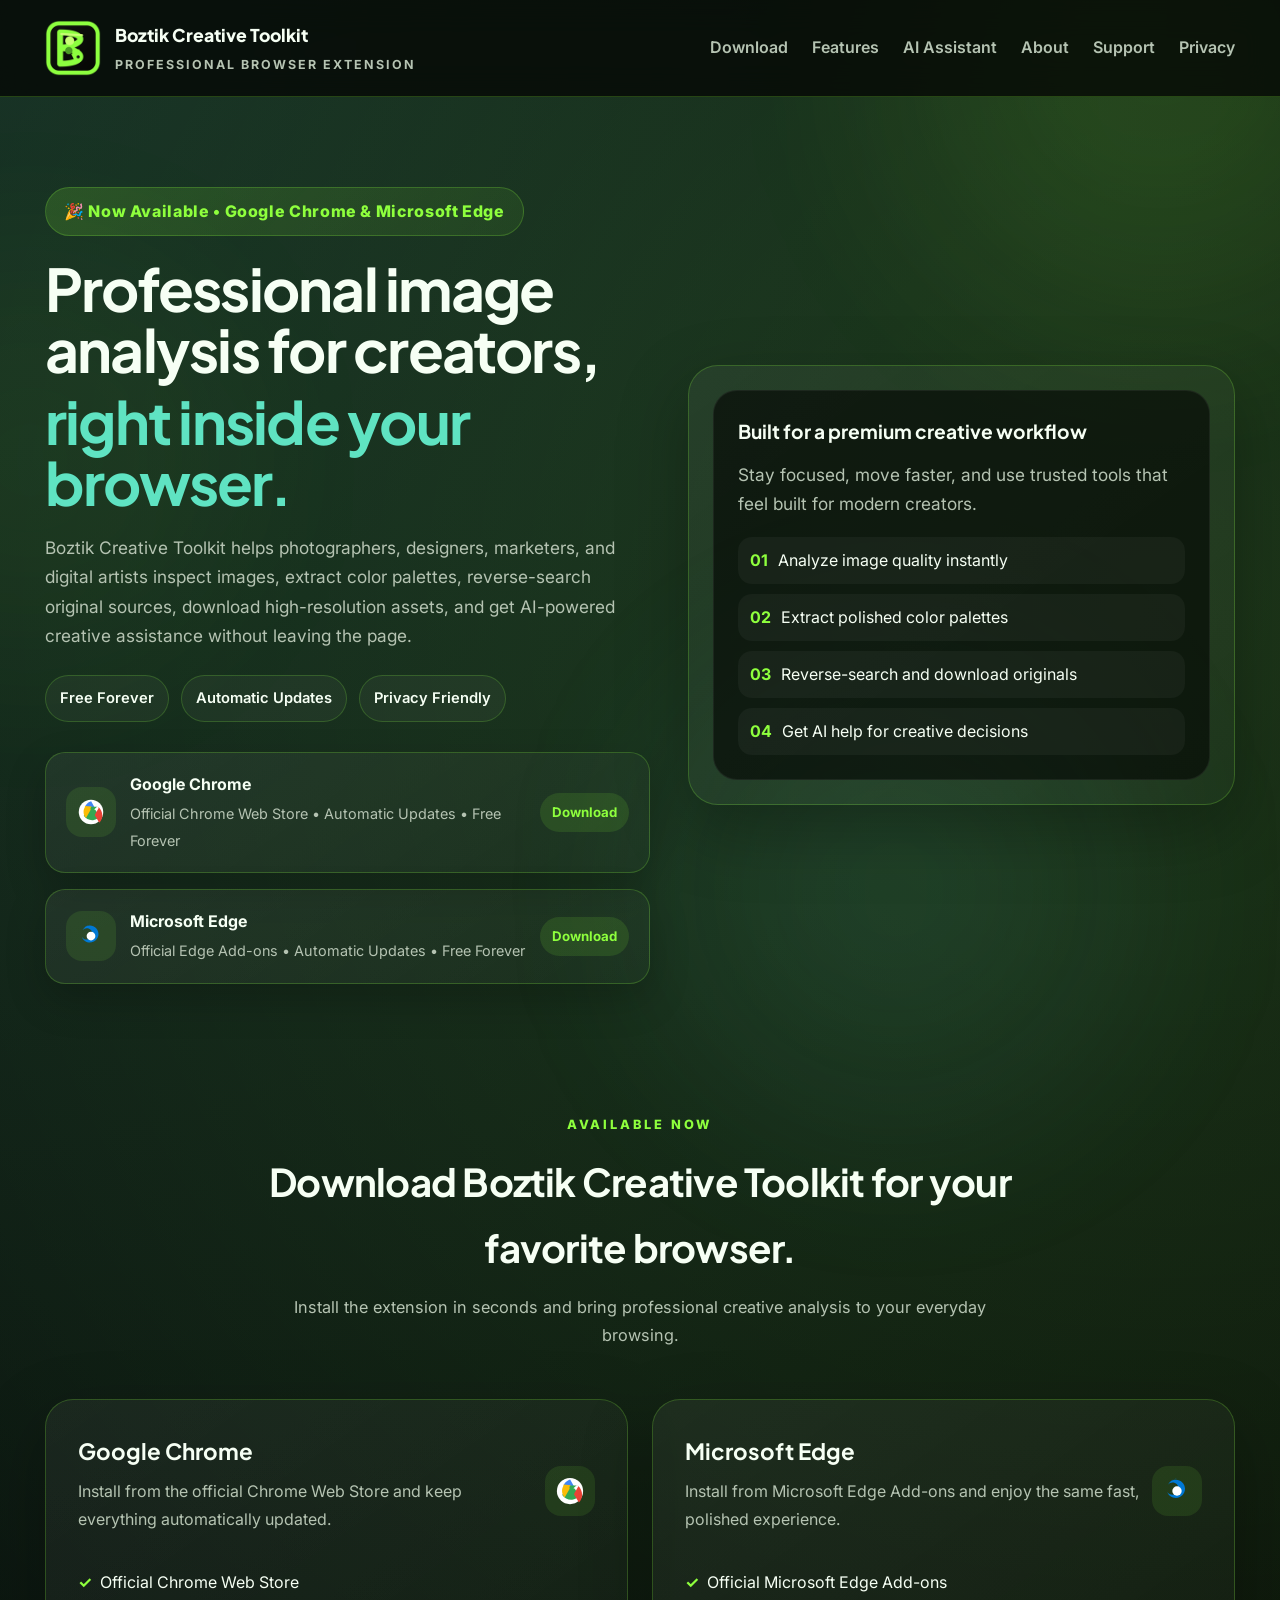
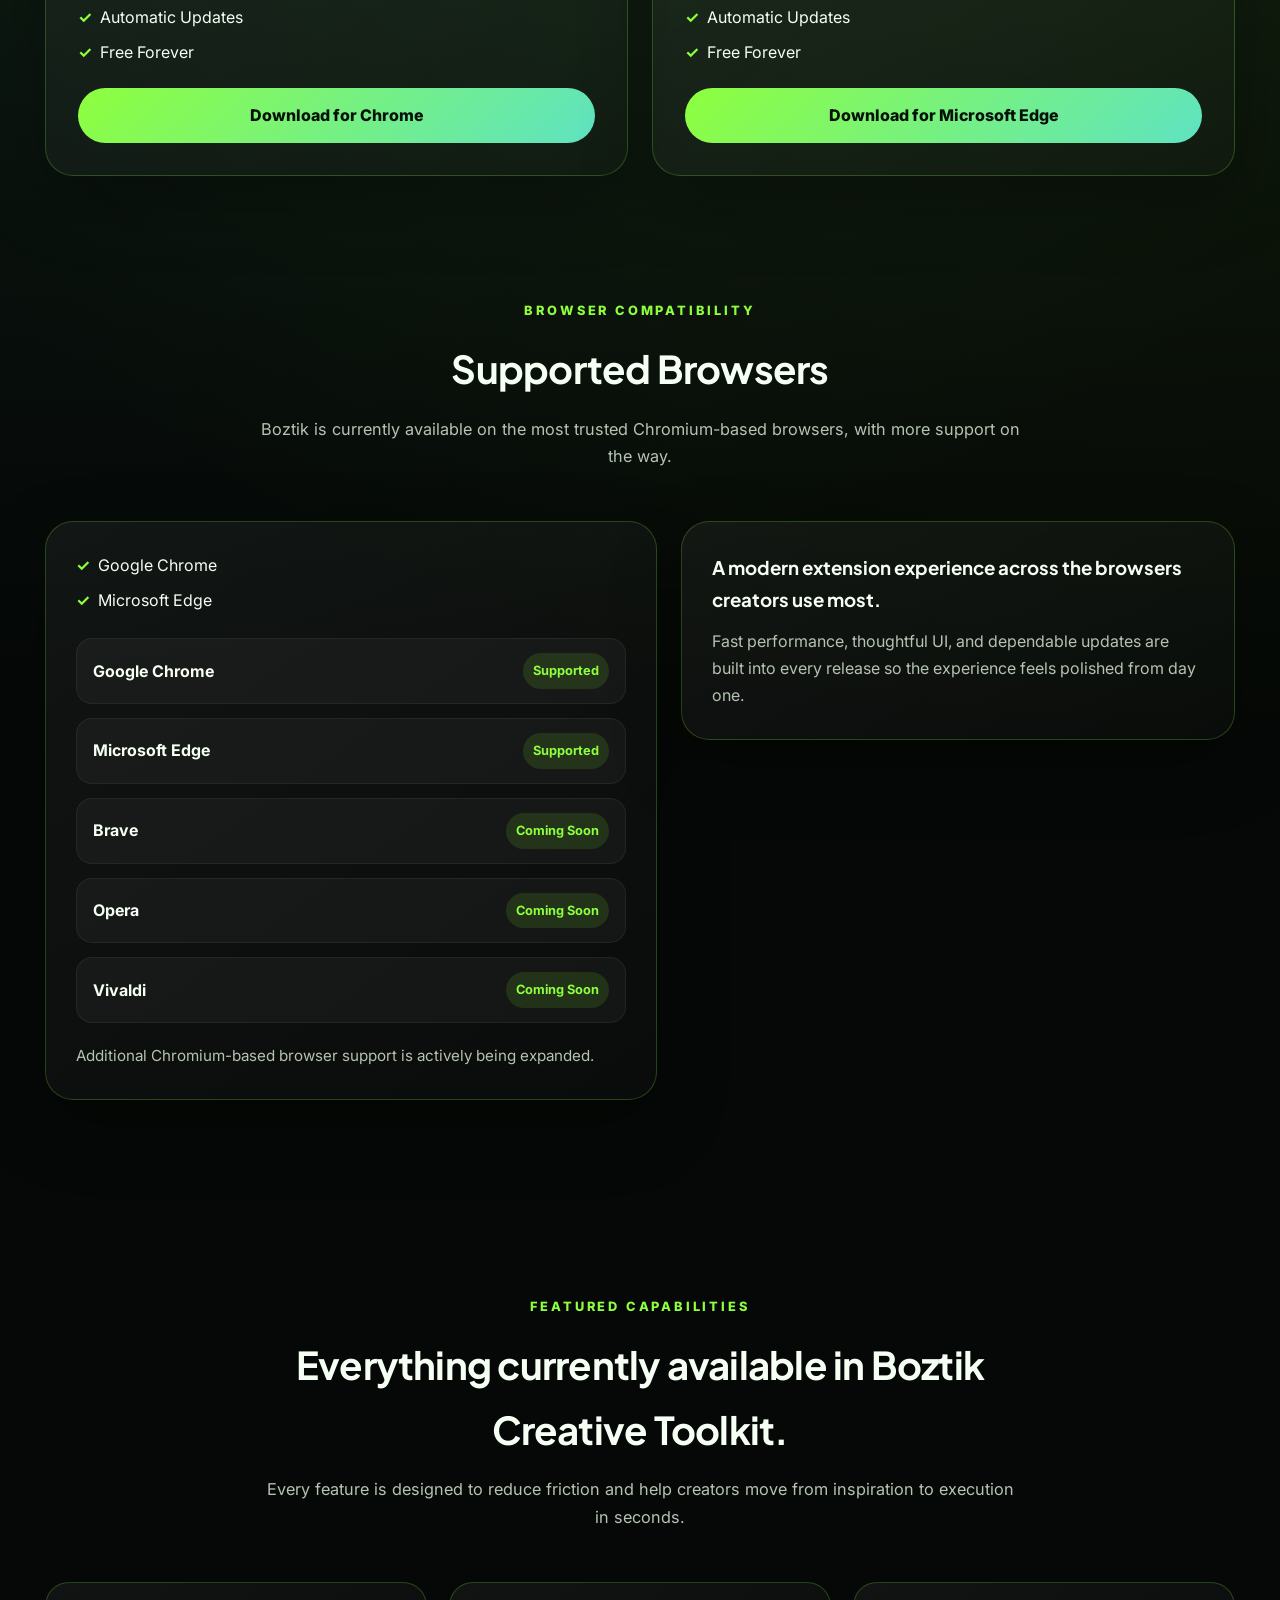
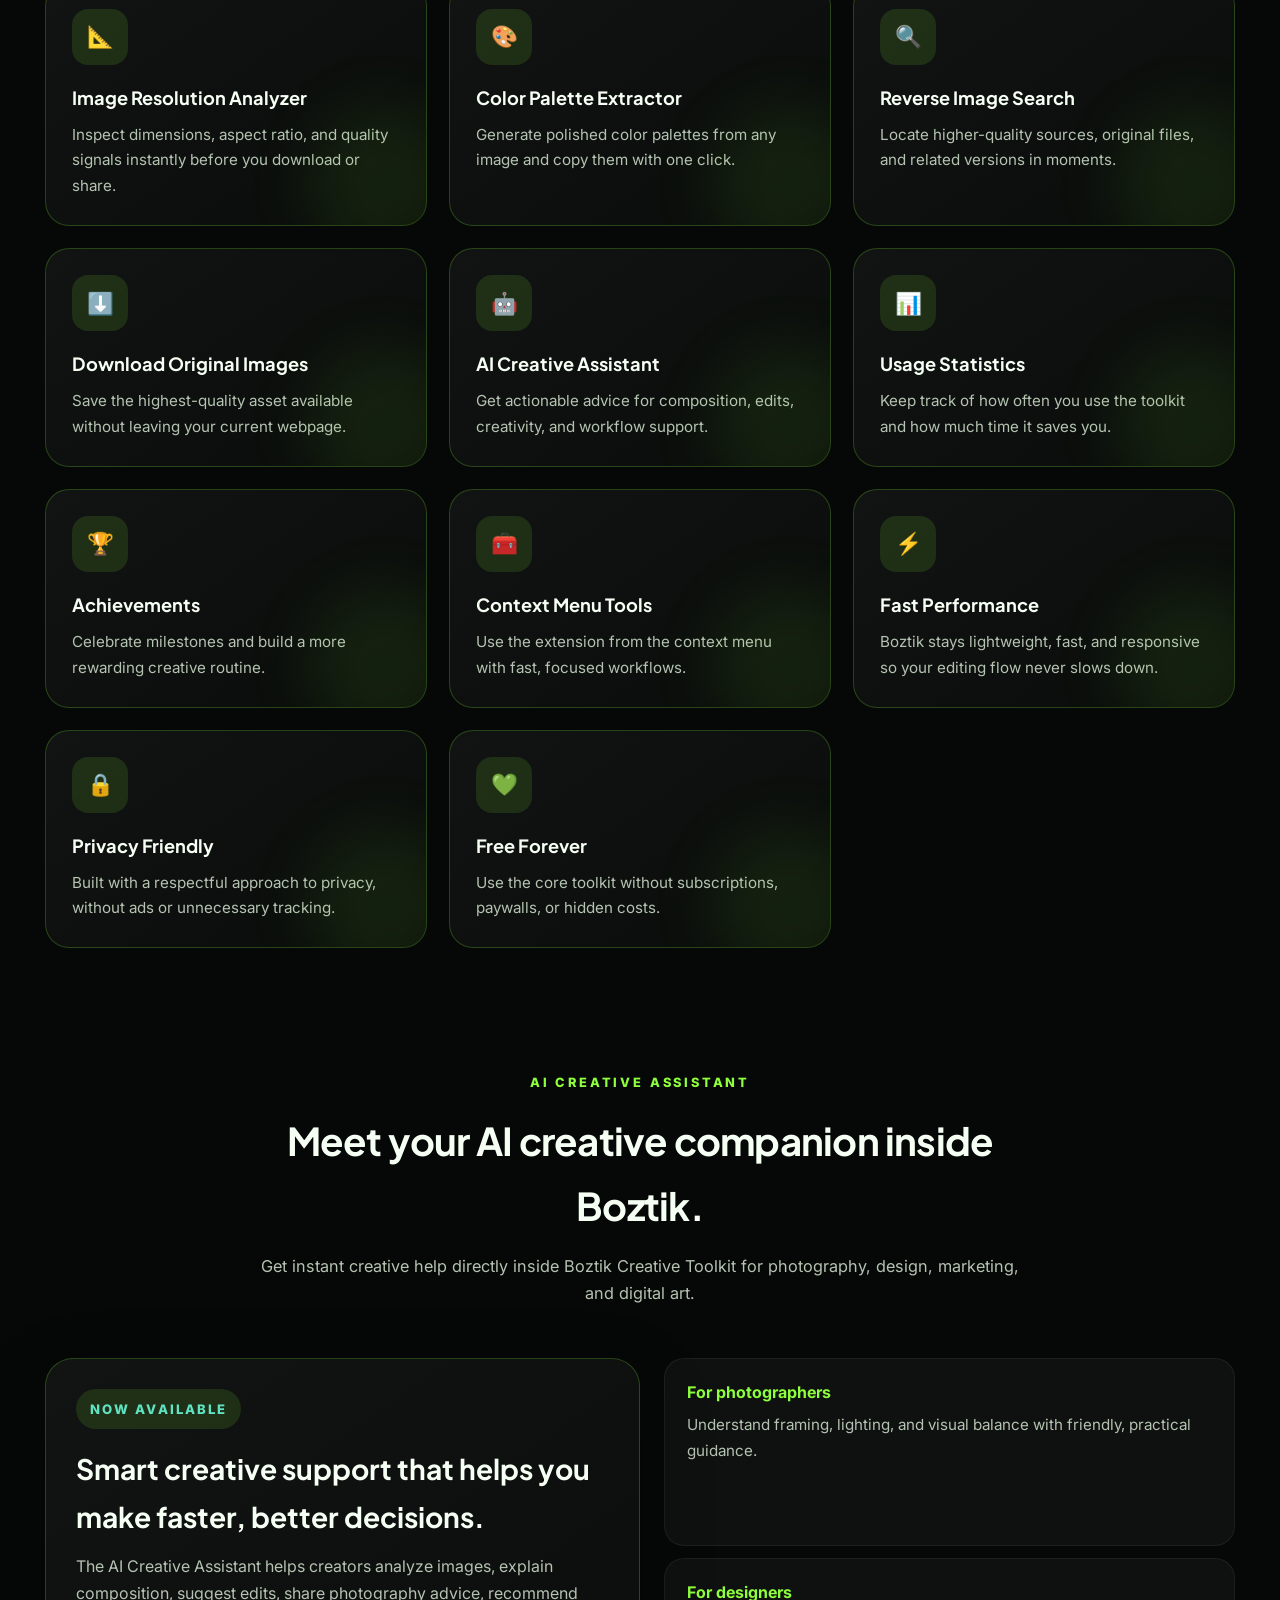
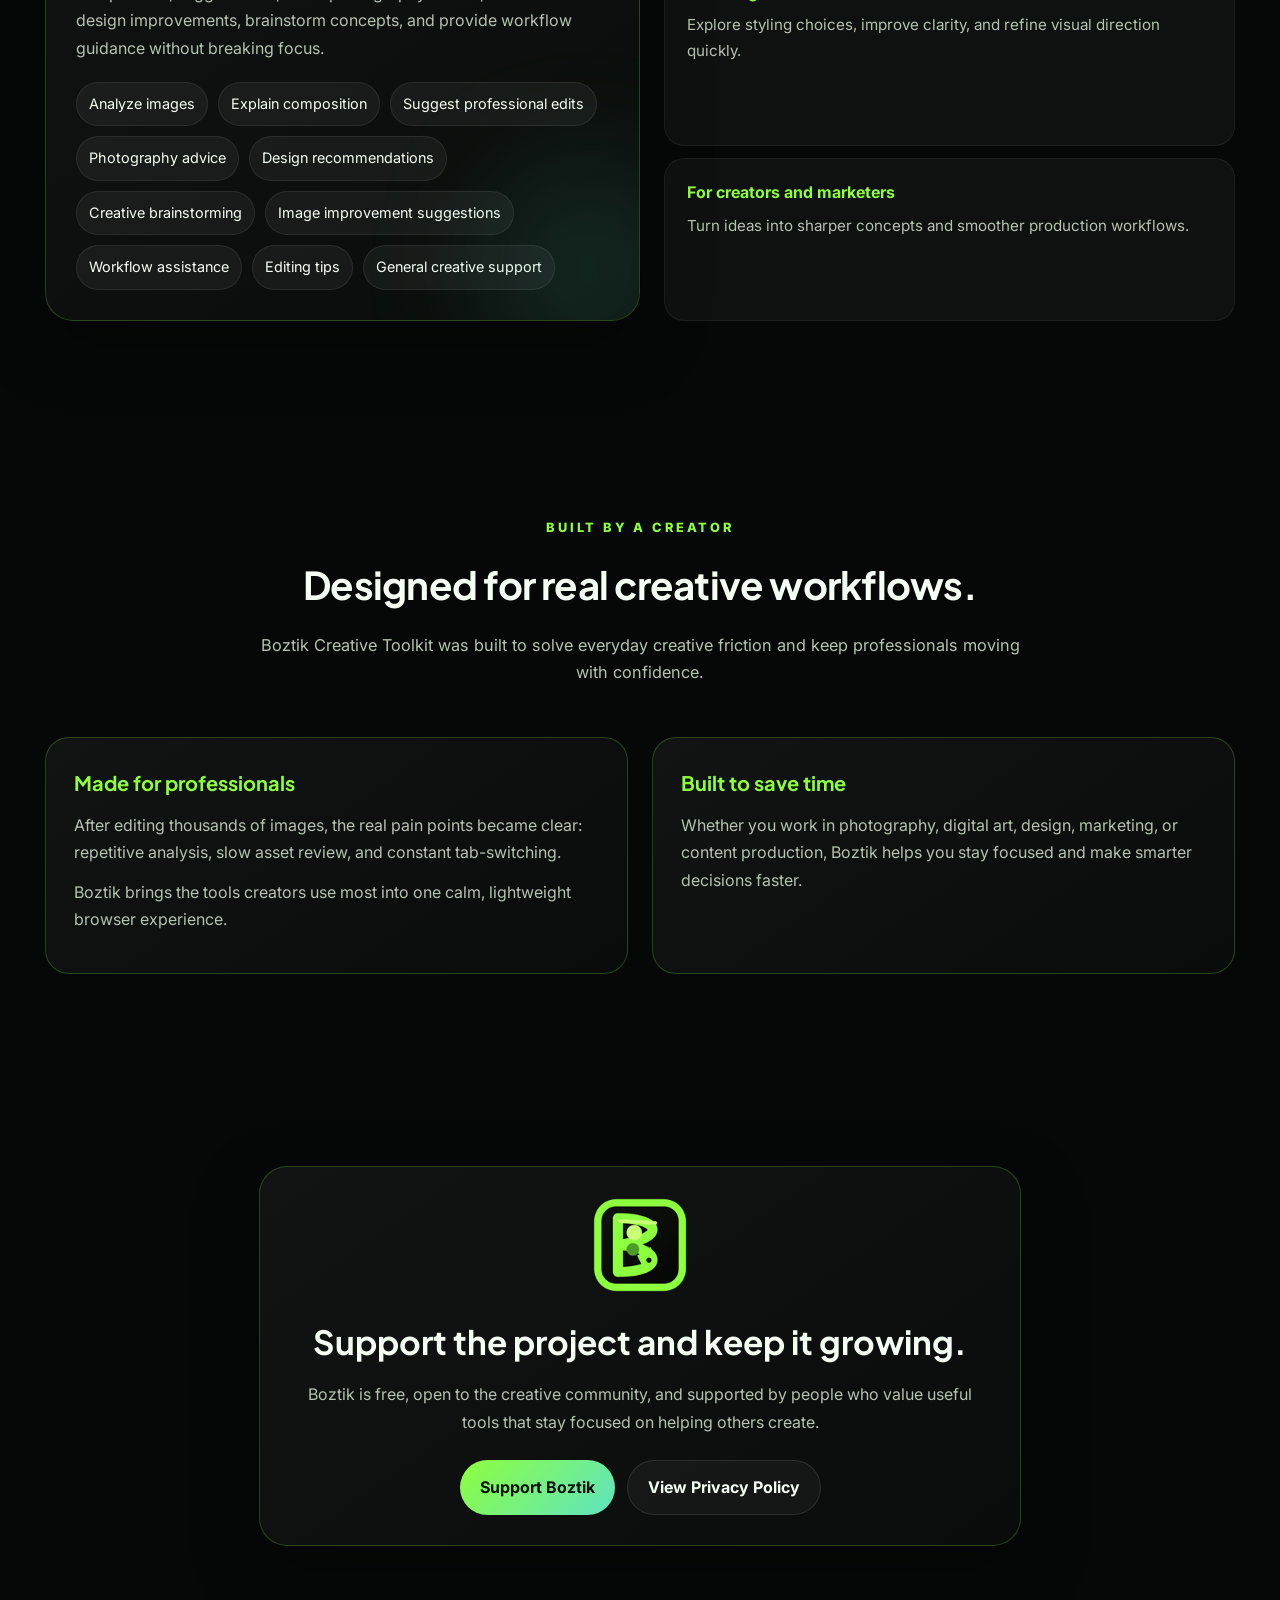
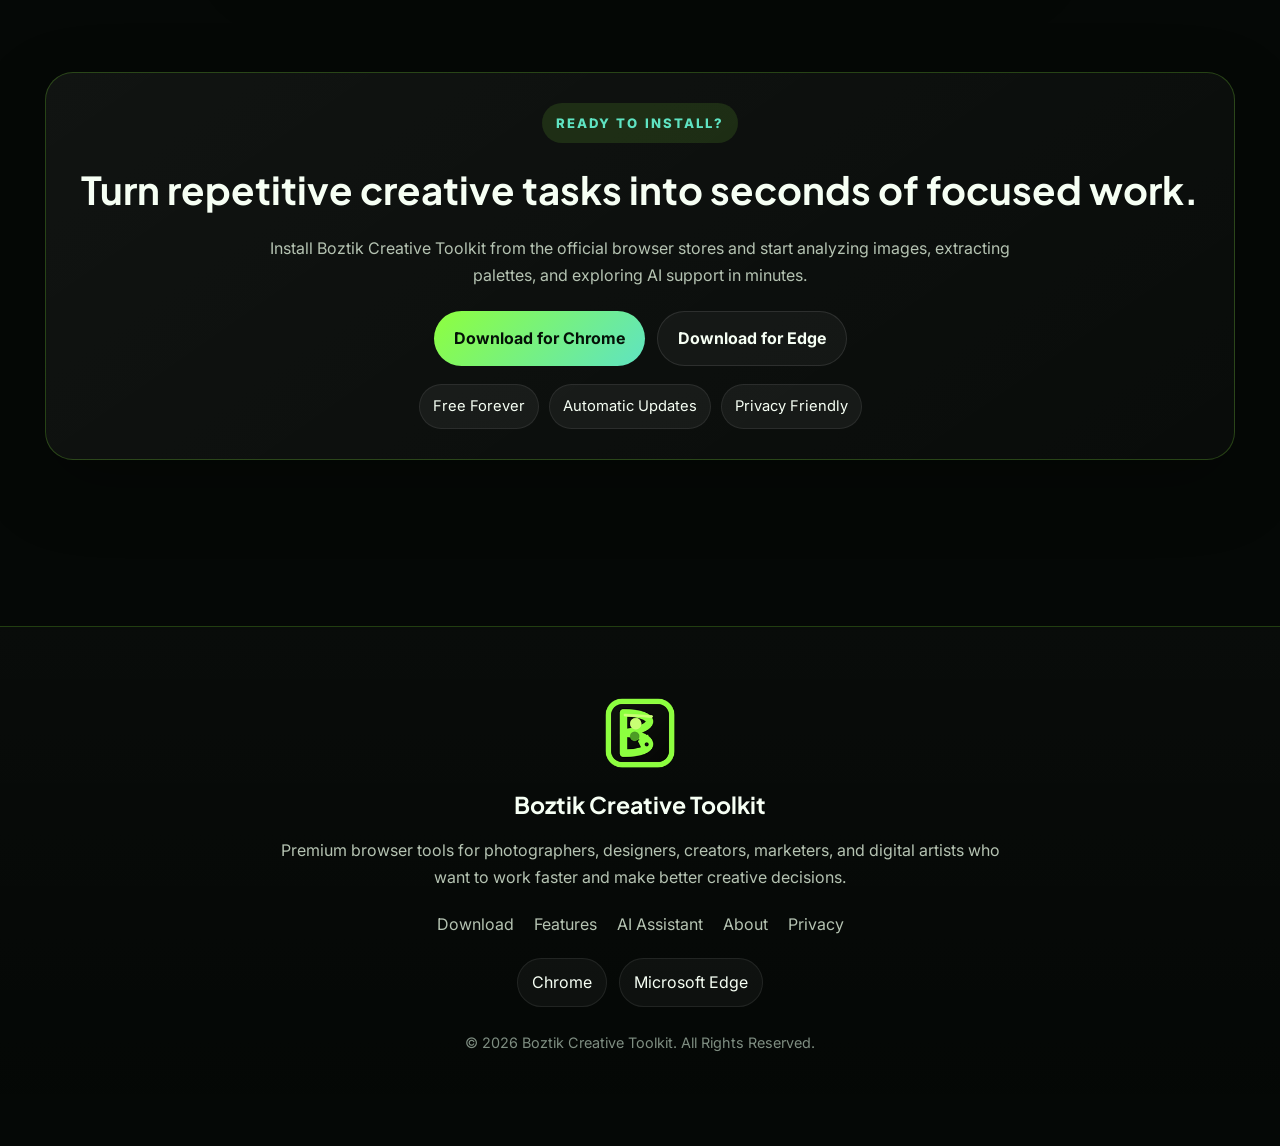
<file: index.html>
<!DOCTYPE html>
<html lang="en">
<head>
  <meta charset="UTF-8">
  <meta name="viewport" content="width=device-width, initial-scale=1.0">
  <title>Boztik Creative Toolkit | AI-Powered Image Analysis Extension for Chrome & Microsoft Edge</title>
  <meta name="description" content="Boztik Creative Toolkit is a free browser extension that helps photographers, designers, and creators analyze images, extract color palettes, reverse search, download original images, and get AI-powered creative assistance. Available now for Google Chrome and Microsoft Edge.">
  <meta name="keywords" content="browser extension, image analysis, color palette, reverse image search, ai creative assistant, chrome extension, edge extension">
  <meta name="author" content="Boztik">
  <meta name="theme-color" content="#8eff3d">
  <meta property="og:title" content="Boztik Creative Toolkit | AI-Powered Image Analysis Extension for Chrome & Microsoft Edge">
  <meta property="og:description" content="A polished, premium browser toolkit for photographers, designers, and creators with AI support, image analysis, color extraction, reverse search, and original downloads.">
  <meta property="og:type" content="website">
  <meta property="og:image" content="images/extension-preview.png">
  <meta property="og:url" content="https://boztik.dev/">
  <meta name="twitter:card" content="summary_large_image">
  <meta name="twitter:title" content="Boztik Creative Toolkit">
  <meta name="twitter:description" content="Free browser extension for image analysis, AI creative assistance, and creative workflow tools.">
  <meta name="twitter:image" content="images/extension-preview.png">
  <link rel="icon" type="image/png" href="images/logo.png">
  <link rel="preconnect" href="https://fonts.googleapis.com">
  <link rel="preconnect" href="https://fonts.gstatic.com" crossorigin>
  <link href="https://fonts.googleapis.com/css2?family=Inter:wght@400;500;600;700;800&family=Plus+Jakarta+Sans:wght@600;700;800&display=swap" rel="stylesheet">
  <link rel="stylesheet" href="styles-premium.css">
  <script type="application/ld+json">
  {
    "@context": "https://schema.org",
    "@type": "SoftwareApplication",
    "name": "Boztik Creative Toolkit",
    "applicationCategory": "MultimediaApplication",
    "operatingSystem": ["Chrome", "Microsoft Edge"],
    "offers": {
      "@type": "Offer",
      "price": "0",
      "priceCurrency": "USD"
    },
    "description": "Free browser extension for image analysis, color palette extraction, reverse image search, downloading original images, and AI-powered creative support.",
    "featureList": [
      "Image Resolution Analyzer",
      "Color Palette Extractor",
      "Reverse Image Search",
      "Download Original Images",
      "AI Creative Assistant",
      "Usage Statistics",
      "Achievements",
      "Context Menu Tools"
    ],
    "url": "https://chromewebstore.google.com/detail/boztik-creative-toolkit/maaebbajegilfcpmljlpcclebdpngign"
  }
  </script>
</head>
<body>
  <div class="background-glow">
    <div class="glow1"></div>
    <div class="glow2"></div>
    <div class="glow3"></div>
  </div>

  <header>
    <nav class="navbar">
      <a href="index.html" class="logo-area">
        <img src="images/logo.png" alt="Boztik Creative Toolkit logo">
        <div>
          <span class="logo-title">Boztik Creative Toolkit</span>
          <span class="logo-subtitle">Professional Browser Extension</span>
        </div>
      </a>
      <div class="nav-links">
        <a href="#downloads">Download</a>
        <a href="#features">Features</a>
        <a href="#assistant">AI Assistant</a>
        <a href="#about">About</a>
        <a href="#support">Support</a>
        <a href="privacy.html">Privacy</a>
      </div>
    </nav>
  </header>

  <section class="hero reveal">
    <div class="hero-content">
      <div class="hero-badge">🎉 Now Available • Google Chrome &amp; Microsoft Edge</div>
      <h1>
        Professional image analysis for creators,
        <span>right inside your browser.</span>
      </h1>
      <p>
        Boztik Creative Toolkit helps photographers, designers, marketers, and digital artists inspect images, extract color palettes, reverse-search original sources, download high-resolution assets, and get AI-powered creative assistance without leaving the page.
      </p>

      <div class="trust-row">
        <span class="trust-pill">Free Forever</span>
        <span class="trust-pill">Automatic Updates</span>
        <span class="trust-pill">Privacy Friendly</span>
      </div>

      <div class="hero-downloads">
        <a class="browser-card" href="https://chromewebstore.google.com/detail/boztik-creative-toolkit/maaebbajegilfcpmljlpcclebdpngign" target="_blank" rel="noopener noreferrer">
          <div class="browser-icon" aria-hidden="true">
            <svg viewBox="0 0 64 64" width="28" height="28">
              <circle cx="32" cy="32" r="28" fill="#ffffff"></circle>
              <path d="M18 20.8l8.5 14.7c-1.7 3.1-1.4 7.1.8 9.9l11.7-20.3c.9-1.6 1.4-3.5 1.4-3.5l-8.1-14c-7.7 2.4-13.6 9.3-13.6 13.2 0 1 0 .2 0 .4z" fill="#4285F4"></path>
              <path d="M45.8 20.2H31.2c-3.6 0-6.7 2.5-7.6 6.1l-8.2 14.2c5.1 7.3 14.3 11.5 23.4 9.7 5-.9 9.4-3.5 12.6-7.4l-8.4-14.4c-.8-1.4-2.2-2.3-3.8-2.3z" fill="#34A853"></path>
              <path d="M18.1 20.8c-2 3.3-3.1 7.2-3.1 11.2 0 5.3 2.1 10.1 5.6 13.8l10.7-18.7c-1.1-2.6-.3-5.7 2.2-7.4l-15.4-1.4z" fill="#FBBC05"></path>
              <path d="M45.5 20.2c1.7 0 3.3.7 4.4 1.9l-7.3 12.6c-.9 1.4-1.6 2.8-2 4.5l10.4 17.4c4.2-4.5 6.8-10.3 6.8-16.8 0-7.5-3.4-14.3-8.8-19.1l-3.5 0z" fill="#EA4335"></path>
            </svg>
          </div>
          <div class="browser-card-copy">
            <strong>Google Chrome</strong>
            <span>Official Chrome Web Store • Automatic Updates • Free Forever</span>
          </div>
          <span class="browser-pill">Download</span>
        </a>

        <a class="browser-card" href="https://microsoftedge.microsoft.com/addons/detail/ajpnibmfjlajpgijgaionelkdjgiemfi" target="_blank" rel="noopener noreferrer">
          <div class="browser-icon" aria-hidden="true">
            <svg viewBox="0 0 64 64" width="28" height="28">
              <path fill="#0078D4" d="M32 6c-4.6 0-8.8 1.5-12.2 4.1 3.1-1.5 6.4-2.3 9.8-2.3 10.8 0 19.5 8.7 19.5 19.5 0 10.8-8.7 19.5-19.5 19.5-8.4 0-15.7-5.3-18.3-12.7 2.4 3.6 6.5 6 11.2 6 7.2 0 13-5.8 13-13s-5.8-13-13-13c-3.9 0-7.4 1.7-9.8 4.4C19.2 8.3 25.3 6 32 6z"></path>
              <circle cx="32" cy="32" r="10" fill="#ffffff"></circle>
            </svg>
          </div>
          <div class="browser-card-copy">
            <strong>Microsoft Edge</strong>
            <span>Official Edge Add-ons • Automatic Updates • Free Forever</span>
          </div>
          <span class="browser-pill">Download</span>
        </a>
      </div>
    </div>

    <div class="hero-visual">
      <div class="hero-visual-card">
        <h3>Built for a premium creative workflow</h3>
        <p>Stay focused, move faster, and use trusted tools that feel built for modern creators.</p>
        <div class="hero-feature-list">
          <div><strong>01</strong> Analyze image quality instantly</div>
          <div><strong>02</strong> Extract polished color palettes</div>
          <div><strong>03</strong> Reverse-search and download originals</div>
          <div><strong>04</strong> Get AI help for creative decisions</div>
        </div>
      </div>
    </div>
  </section>

  <section id="downloads" class="download-section reveal">
    <div class="section-heading">
      <span class="section-label">Available Now</span>
      <h2>Download Boztik Creative Toolkit for your favorite browser.</h2>
      <p>Install the extension in seconds and bring professional creative analysis to your everyday browsing.</p>
    </div>

    <div class="download-grid">
      <article class="download-card-large">
        <div class="card-top">
          <div>
            <h3>Google Chrome</h3>
            <p>Install from the official Chrome Web Store and keep everything automatically updated.</p>
          </div>
          <div class="browser-icon" aria-hidden="true">
            <svg viewBox="0 0 64 64" width="30" height="30">
              <circle cx="32" cy="32" r="28" fill="#ffffff"></circle>
              <path d="M18 20.8l8.5 14.7c-1.7 3.1-1.4 7.1.8 9.9l11.7-20.3c.9-1.6 1.4-3.5 1.4-3.5l-8.1-14c-7.7 2.4-13.6 9.3-13.6 13.2 0 1 0 .2 0 .4z" fill="#4285F4"></path>
              <path d="M45.8 20.2H31.2c-3.6 0-6.7 2.5-7.6 6.1l-8.2 14.2c5.1 7.3 14.3 11.5 23.4 9.7 5-.9 9.4-3.5 12.6-7.4l-8.4-14.4c-.8-1.4-2.2-2.3-3.8-2.3z" fill="#34A853"></path>
              <path d="M18.1 20.8c-2 3.3-3.1 7.2-3.1 11.2 0 5.3 2.1 10.1 5.6 13.8l10.7-18.7c-1.1-2.6-.3-5.7 2.2-7.4l-15.4-1.4z" fill="#FBBC05"></path>
              <path d="M45.5 20.2c1.7 0 3.3.7 4.4 1.9l-7.3 12.6c-.9 1.4-1.6 2.8-2 4.5l10.4 17.4c4.2-4.5 6.8-10.3 6.8-16.8 0-7.5-3.4-14.3-8.8-19.1l-3.5 0z" fill="#EA4335"></path>
            </svg>
          </div>
        </div>
        <div class="download-features">
          <div><strong>✓</strong> Official Chrome Web Store</div>
          <div><strong>✓</strong> Automatic Updates</div>
          <div><strong>✓</strong> Free Forever</div>
        </div>
        <a class="download-button" href="https://chromewebstore.google.com/detail/boztik-creative-toolkit/maaebbajegilfcpmljlpcclebdpngign" target="_blank" rel="noopener noreferrer">Download for Chrome</a>
      </article>

      <article class="download-card-large">
        <div class="card-top">
          <div>
            <h3>Microsoft Edge</h3>
            <p>Install from Microsoft Edge Add-ons and enjoy the same fast, polished experience.</p>
          </div>
          <div class="browser-icon" aria-hidden="true">
            <svg viewBox="0 0 64 64" width="30" height="30">
              <path fill="#0078D4" d="M32 6c-4.6 0-8.8 1.5-12.2 4.1 3.1-1.5 6.4-2.3 9.8-2.3 10.8 0 19.5 8.7 19.5 19.5 0 10.8-8.7 19.5-19.5 19.5-8.4 0-15.7-5.3-18.3-12.7 2.4 3.6 6.5 6 11.2 6 7.2 0 13-5.8 13-13s-5.8-13-13-13c-3.9 0-7.4 1.7-9.8 4.4C19.2 8.3 25.3 6 32 6z"></path>
              <circle cx="32" cy="32" r="10" fill="#ffffff"></circle>
            </svg>
          </div>
        </div>
        <div class="download-features">
          <div><strong>✓</strong> Official Microsoft Edge Add-ons</div>
          <div><strong>✓</strong> Automatic Updates</div>
          <div><strong>✓</strong> Free Forever</div>
        </div>
        <a class="download-button" href="https://microsoftedge.microsoft.com/addons/detail/ajpnibmfjlajpgijgaionelkdjgiemfi" target="_blank" rel="noopener noreferrer">Download for Microsoft Edge</a>
      </article>
    </div>
  </section>

  <section id="compatibility" class="compatibility-section reveal">
    <div class="section-heading">
      <span class="section-label">Browser Compatibility</span>
      <h2>Supported Browsers</h2>
      <p>Boztik is currently available on the most trusted Chromium-based browsers, with more support on the way.</p>
    </div>
    <div class="compatibility-shell">
      <div class="compatibility-card">
        <div class="download-features">
          <div><strong>✓</strong> Google Chrome</div>
          <div><strong>✓</strong> Microsoft Edge</div>
        </div>
        <div class="compatibility-list">
          <div class="compatibility-item"><strong>Google Chrome</strong><span class="compatibility-pill">Supported</span></div>
          <div class="compatibility-item"><strong>Microsoft Edge</strong><span class="compatibility-pill">Supported</span></div>
          <div class="compatibility-item"><strong>Brave</strong><span class="compatibility-pill">Coming Soon</span></div>
          <div class="compatibility-item"><strong>Opera</strong><span class="compatibility-pill">Coming Soon</span></div>
          <div class="compatibility-item"><strong>Vivaldi</strong><span class="compatibility-pill">Coming Soon</span></div>
        </div>
        <p class="compatibility-note">Additional Chromium-based browser support is actively being expanded.</p>
      </div>
      <div class="compatibility-card">
        <h3 style="font-family:var(--font-heading); margin-bottom:12px;">A modern extension experience across the browsers creators use most.</h3>
        <p style="color:var(--text-muted);">Fast performance, thoughtful UI, and dependable updates are built into every release so the experience feels polished from day one.</p>
      </div>
    </div>
  </section>

  <section id="features" class="reveal">
    <div class="section-heading">
      <span class="section-label">Featured Capabilities</span>
      <h2>Everything currently available in Boztik Creative Toolkit.</h2>
      <p>Every feature is designed to reduce friction and help creators move from inspiration to execution in seconds.</p>
    </div>

    <div class="feature-grid">
      <article class="feature-card">
        <div class="feature-icon">📐</div>
        <h3>Image Resolution Analyzer</h3>
        <p>Inspect dimensions, aspect ratio, and quality signals instantly before you download or share.</p>
      </article>
      <article class="feature-card">
        <div class="feature-icon">🎨</div>
        <h3>Color Palette Extractor</h3>
        <p>Generate polished color palettes from any image and copy them with one click.</p>
      </article>
      <article class="feature-card">
        <div class="feature-icon">🔍</div>
        <h3>Reverse Image Search</h3>
        <p>Locate higher-quality sources, original files, and related versions in moments.</p>
      </article>
      <article class="feature-card">
        <div class="feature-icon">⬇️</div>
        <h3>Download Original Images</h3>
        <p>Save the highest-quality asset available without leaving your current webpage.</p>
      </article>
      <article class="feature-card">
        <div class="feature-icon">🤖</div>
        <h3>AI Creative Assistant</h3>
        <p>Get actionable advice for composition, edits, creativity, and workflow support.</p>
      </article>
      <article class="feature-card">
        <div class="feature-icon">📊</div>
        <h3>Usage Statistics</h3>
        <p>Keep track of how often you use the toolkit and how much time it saves you.</p>
      </article>
      <article class="feature-card">
        <div class="feature-icon">🏆</div>
        <h3>Achievements</h3>
        <p>Celebrate milestones and build a more rewarding creative routine.</p>
      </article>
      <article class="feature-card">
        <div class="feature-icon">🧰</div>
        <h3>Context Menu Tools</h3>
        <p>Use the extension from the context menu with fast, focused workflows.</p>
      </article>
      <article class="feature-card">
        <div class="feature-icon">⚡</div>
        <h3>Fast Performance</h3>
        <p>Boztik stays lightweight, fast, and responsive so your editing flow never slows down.</p>
      </article>
      <article class="feature-card">
        <div class="feature-icon">🔒</div>
        <h3>Privacy Friendly</h3>
        <p>Built with a respectful approach to privacy, without ads or unnecessary tracking.</p>
      </article>
      <article class="feature-card">
        <div class="feature-icon">💚</div>
        <h3>Free Forever</h3>
        <p>Use the core toolkit without subscriptions, paywalls, or hidden costs.</p>
      </article>
    </div>
  </section>

  <section id="assistant" class="assistant-section reveal">
    <div class="section-heading">
      <span class="section-label">AI Creative Assistant</span>
      <h2>Meet your AI creative companion inside Boztik.</h2>
      <p>Get instant creative help directly inside Boztik Creative Toolkit for photography, design, marketing, and digital art.</p>
    </div>

    <div class="assistant-showcase">
      <div class="assistant-highlight">
        <div class="assistant-badge">Now Available</div>
        <h3>Smart creative support that helps you make faster, better decisions.</h3>
        <p>The AI Creative Assistant helps creators analyze images, explain composition, suggest edits, share photography advice, recommend design improvements, brainstorm concepts, and provide workflow guidance without breaking focus.</p>
        <div class="assistant-capsules">
          <span>Analyze images</span>
          <span>Explain composition</span>
          <span>Suggest professional edits</span>
          <span>Photography advice</span>
          <span>Design recommendations</span>
          <span>Creative brainstorming</span>
          <span>Image improvement suggestions</span>
          <span>Workflow assistance</span>
          <span>Editing tips</span>
          <span>General creative support</span>
        </div>
      </div>

      <div class="assistant-list">
        <div class="assistant-list-card">
          <strong>For photographers</strong>
          <p>Understand framing, lighting, and visual balance with friendly, practical guidance.</p>
        </div>
        <div class="assistant-list-card">
          <strong>For designers</strong>
          <p>Explore styling choices, improve clarity, and refine visual direction quickly.</p>
        </div>
        <div class="assistant-list-card">
          <strong>For creators and marketers</strong>
          <p>Turn ideas into sharper concepts and smoother production workflows.</p>
        </div>
      </div>
    </div>
  </section>

  <section id="about" class="reveal">
    <div class="section-heading">
      <span class="section-label">Built by a Creator</span>
      <h2>Designed for real creative workflows.</h2>
      <p>Boztik Creative Toolkit was built to solve everyday creative friction and keep professionals moving with confidence.</p>
    </div>

    <div class="about-grid">
      <article class="about-card">
        <h3>Made for professionals</h3>
        <p>After editing thousands of images, the real pain points became clear: repetitive analysis, slow asset review, and constant tab-switching.</p>
        <p>Boztik brings the tools creators use most into one calm, lightweight browser experience.</p>
      </article>
      <article class="about-card">
        <h3>Built to save time</h3>
        <p>Whether you work in photography, digital art, design, marketing, or content production, Boztik helps you stay focused and make smarter decisions faster.</p>
      </article>
    </div>
  </section>

  <section id="support" class="support-section reveal">
    <div class="support-card">
      <img src="images/logo.png" alt="Boztik Creative Toolkit logo">
      <h2>Support the project and keep it growing.</h2>
      <p>Boztik is free, open to the creative community, and supported by people who value useful tools that stay focused on helping others create.</p>
      <div class="support-actions">
        <a class="support-button" href="https://ko-fi.com/boztik" target="_blank" rel="noopener noreferrer">Support Boztik</a>
        <a class="secondary-link" href="privacy.html">View Privacy Policy</a>
      </div>
    </div>
  </section>

  <section class="cta-shell reveal">
    <div class="cta-card">
      <span class="cta-badge">Ready to install?</span>
      <h2>Turn repetitive creative tasks into seconds of focused work.</h2>
      <p>Install Boztik Creative Toolkit from the official browser stores and start analyzing images, extracting palettes, and exploring AI support in minutes.</p>
      <div class="support-actions">
        <a class="support-button" href="https://chromewebstore.google.com/detail/boztik-creative-toolkit/maaebbajegilfcpmljlpcclebdpngign" target="_blank" rel="noopener noreferrer">Download for Chrome</a>
        <a class="secondary-link" href="https://microsoftedge.microsoft.com/addons/detail/ajpnibmfjlajpgijgaionelkdjgiemfi" target="_blank" rel="noopener noreferrer">Download for Edge</a>
      </div>
      <div class="cta-points">
        <span>Free Forever</span>
        <span>Automatic Updates</span>
        <span>Privacy Friendly</span>
      </div>
    </div>
  </section>

  <footer>
    <img src="images/logo.png" alt="Boztik Creative Toolkit Logo" class="footer-logo">
    <h3>Boztik Creative Toolkit</h3>
    <p>Premium browser tools for photographers, designers, creators, marketers, and digital artists who want to work faster and make better creative decisions.</p>
    <div class="footer-links">
      <a href="#downloads">Download</a>
      <a href="#features">Features</a>
      <a href="#assistant">AI Assistant</a>
      <a href="#about">About</a>
      <a href="privacy.html">Privacy</a>
    </div>
    <div class="footer-available">
      <a href="https://chromewebstore.google.com/detail/boztik-creative-toolkit/maaebbajegilfcpmljlpcclebdpngign" target="_blank" rel="noopener noreferrer">Chrome</a>
      <a href="https://microsoftedge.microsoft.com/addons/detail/ajpnibmfjlajpgijgaionelkdjgiemfi" target="_blank" rel="noopener noreferrer">Microsoft Edge</a>
    </div>
    <div class="copyright">© 2026 Boztik Creative Toolkit. All Rights Reserved.</div>
  </footer>

  <script>
    const revealItems = Array.from(document.querySelectorAll('.reveal'));
    const revealOnScroll = () => {
      const triggerPoint = window.innerHeight - 90;
      revealItems.forEach((item) => {
        const itemTop = item.getBoundingClientRect().top;
        if (itemTop < triggerPoint) {
          item.classList.add('is-visible');
        }
      });
    };
    revealOnScroll();
    window.addEventListener('scroll', revealOnScroll, { passive: true });
    window.addEventListener('resize', revealOnScroll);
  </script>
</body>
</html>
</file>
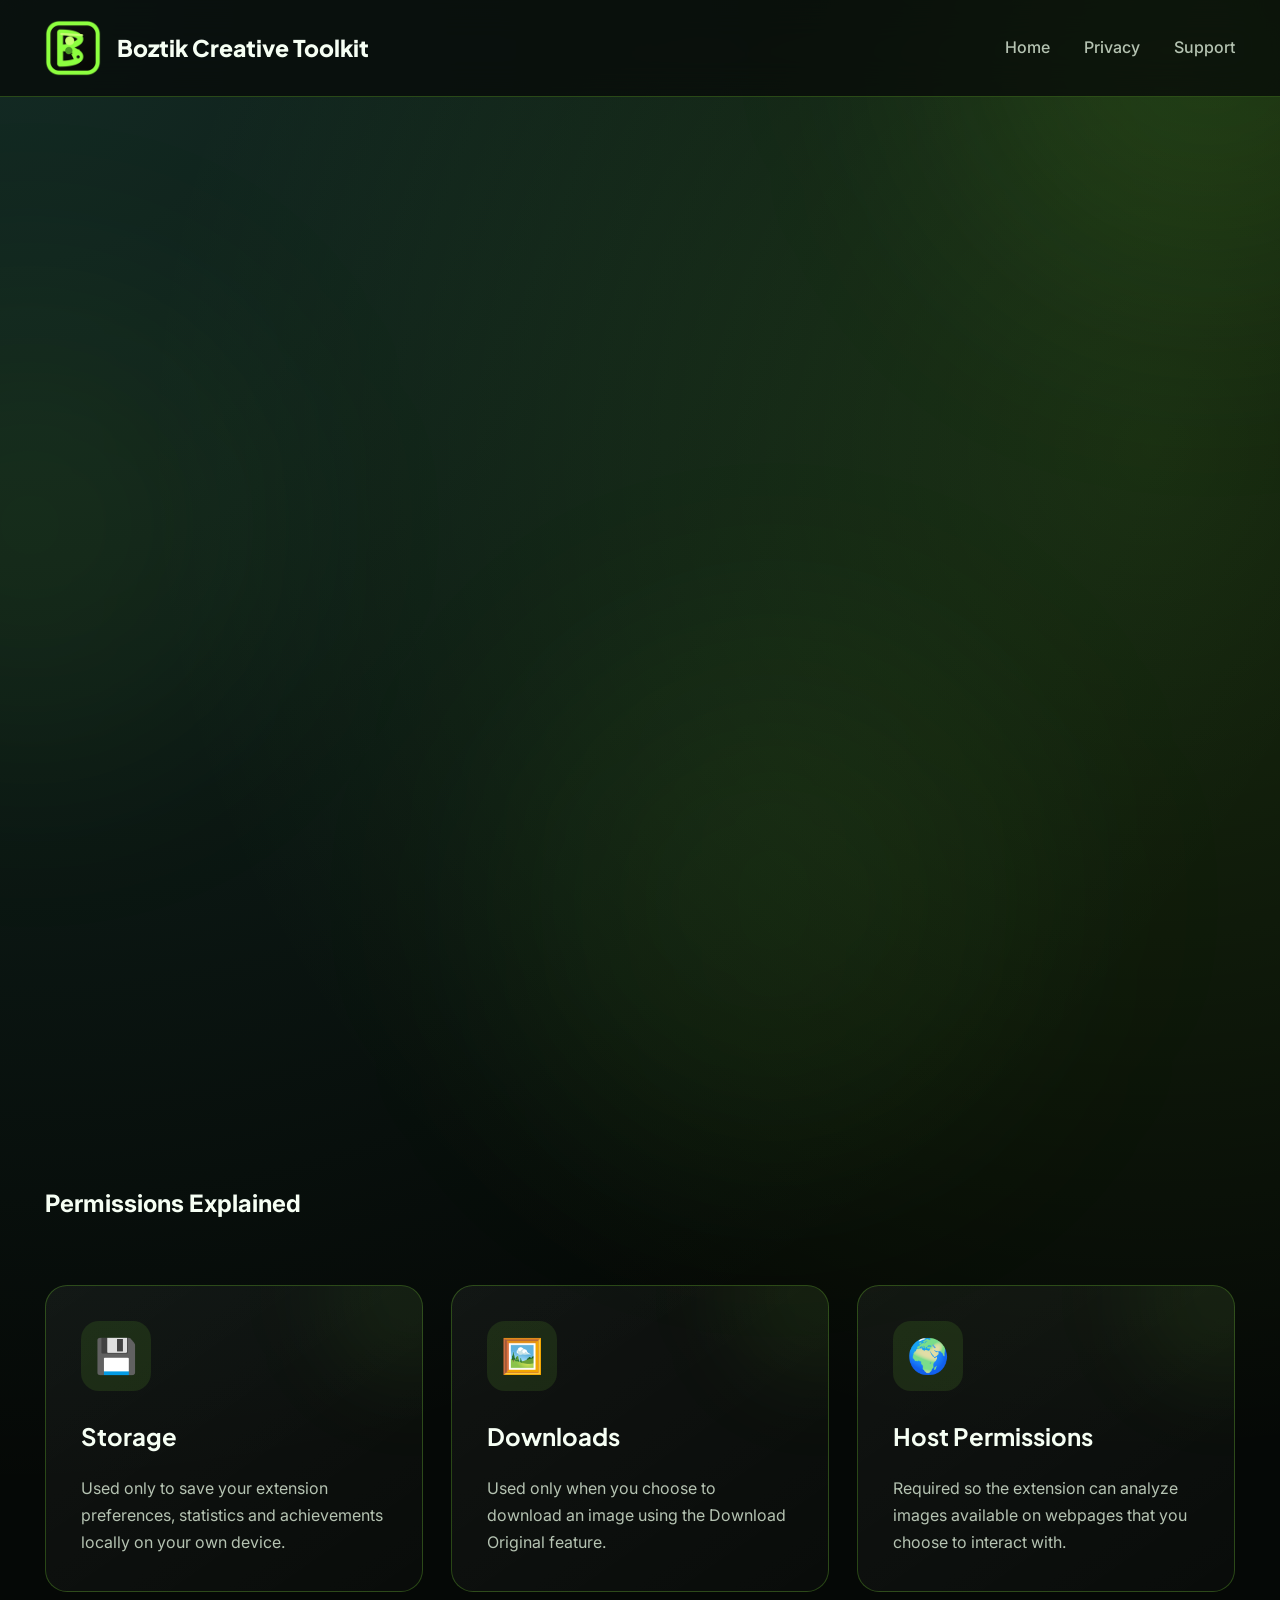
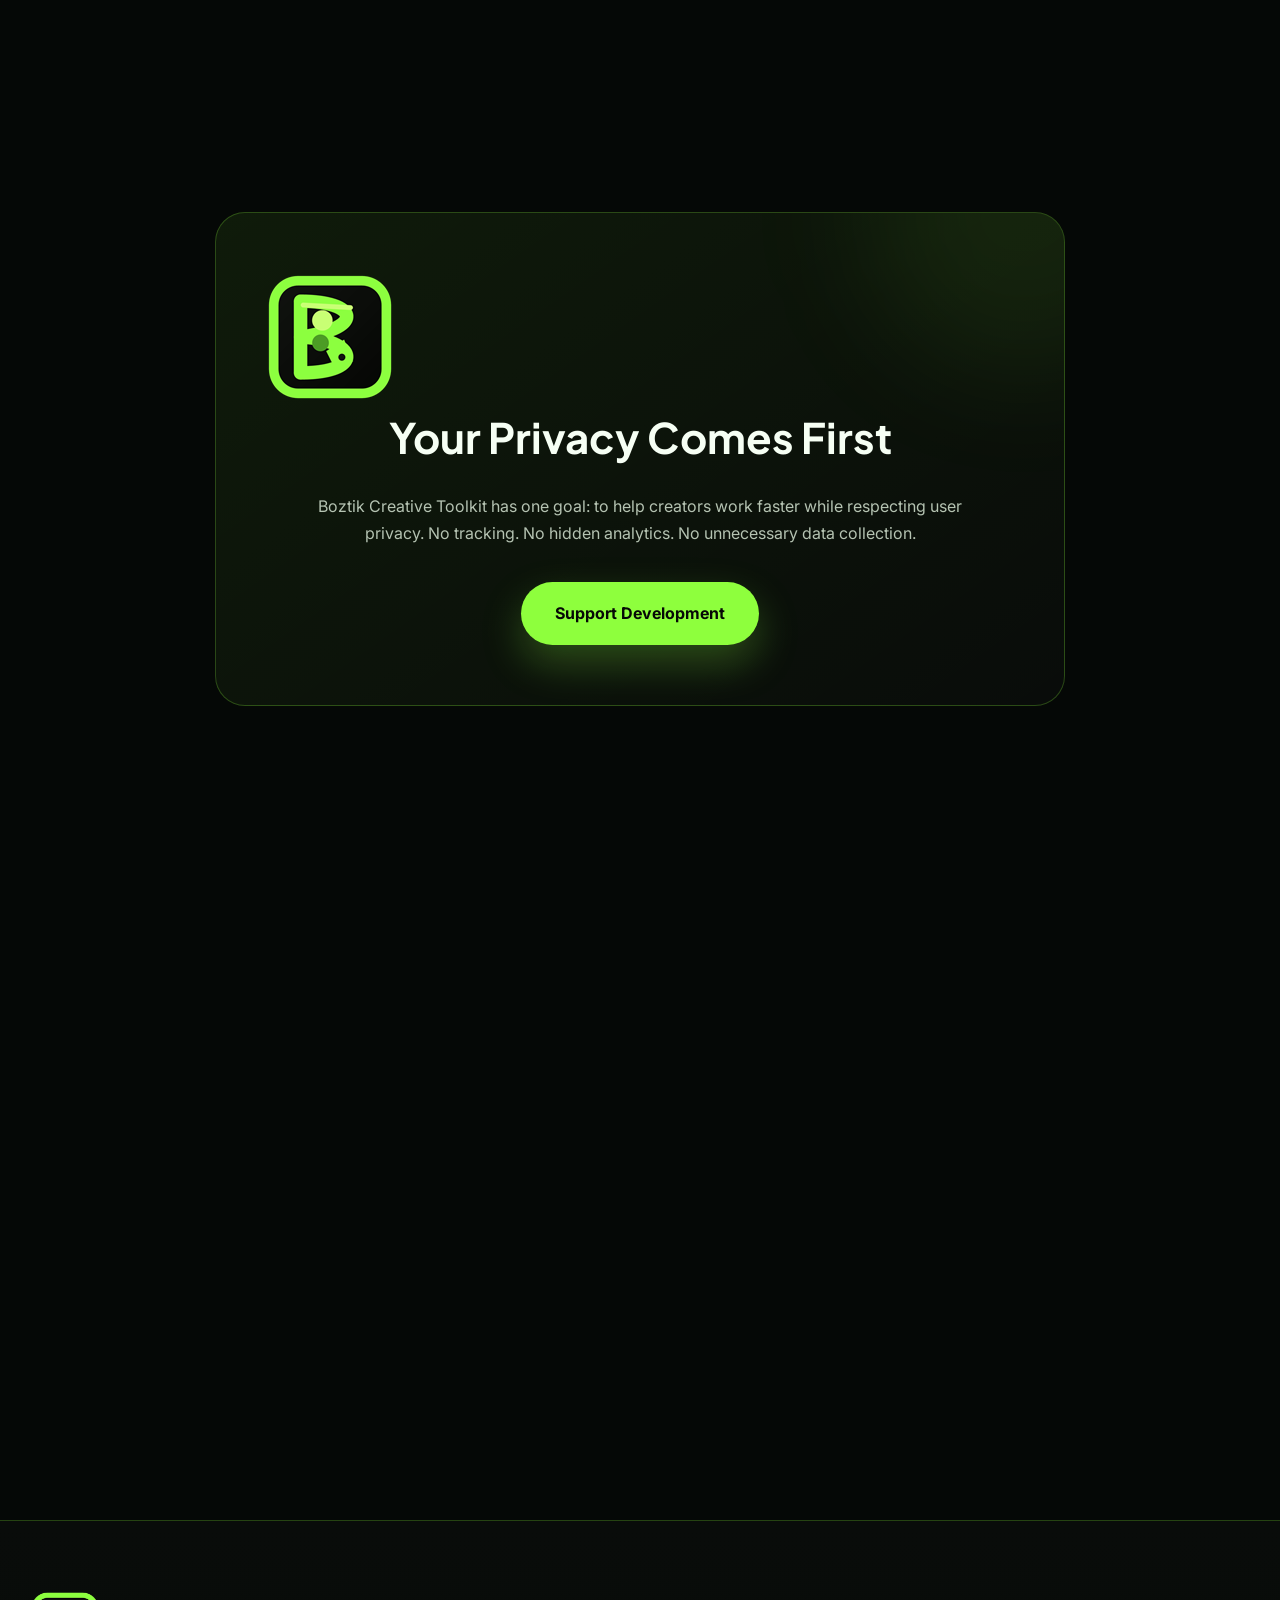
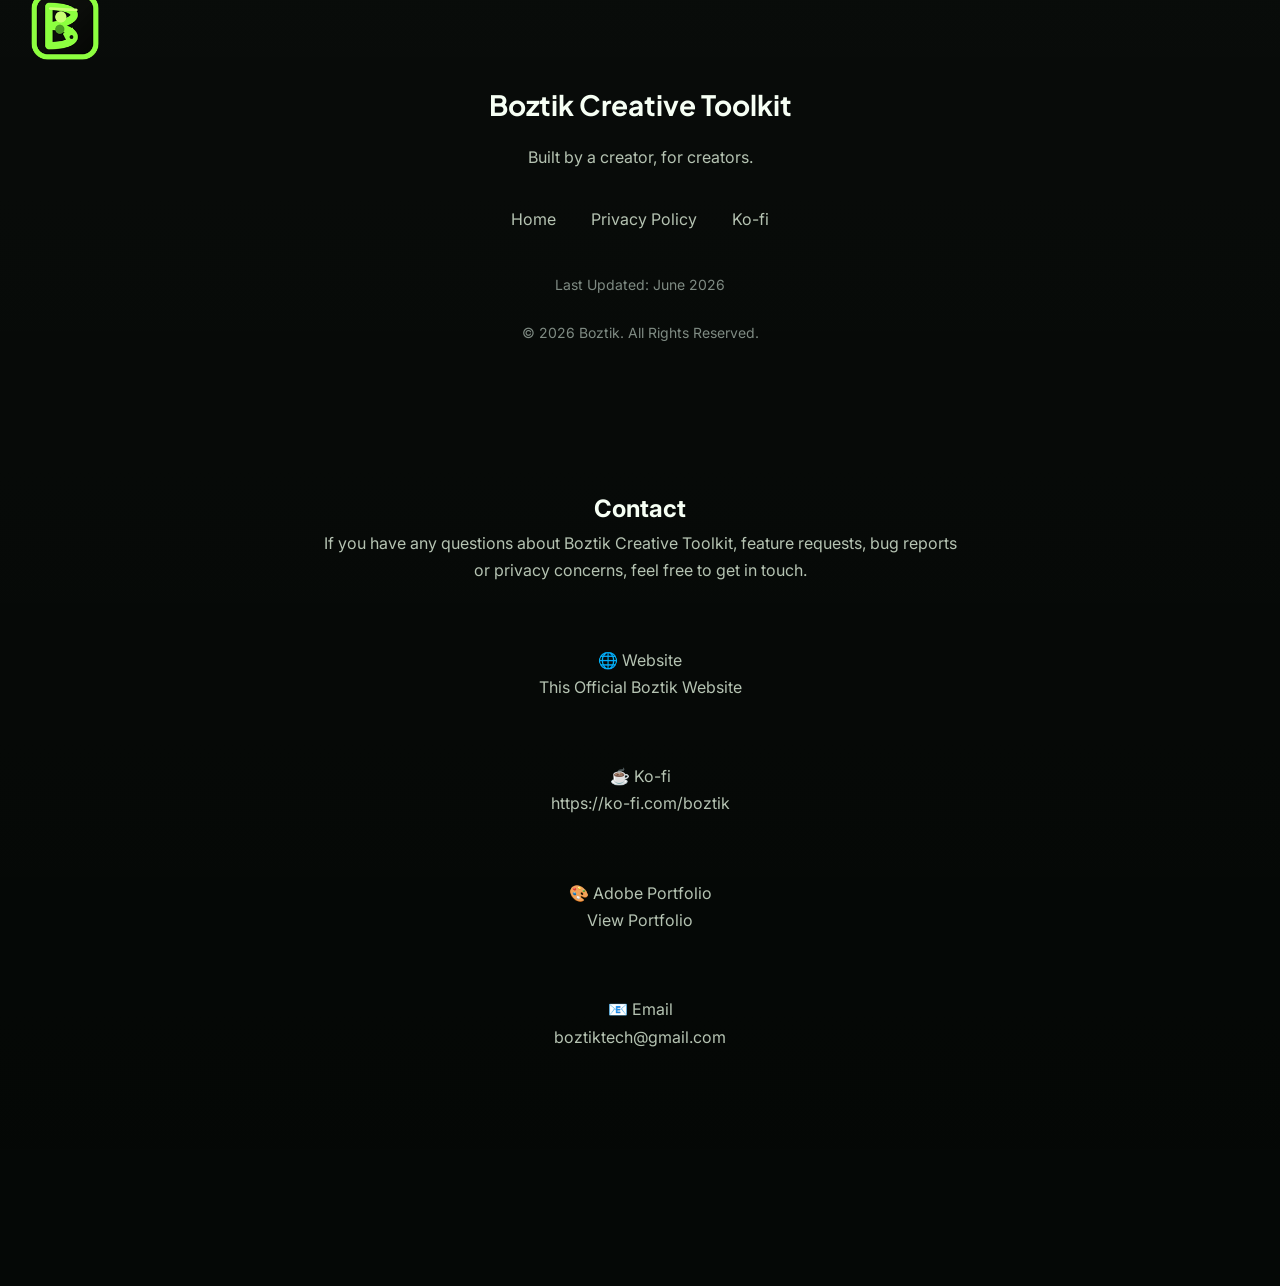
<file: privacy.html>
<!DOCTYPE html>

<html lang="en">

<head>

<meta charset="UTF-8">

<meta
name="viewport"
content="width=device-width, initial-scale=1.0">

<title>

Privacy Policy | Boztik Creative Toolkit

</title>

<meta
name="description"
content="Privacy Policy for Boztik Creative Toolkit.">

<link rel="preconnect" href="https://fonts.googleapis.com">

<link rel="preconnect" href="https://fonts.gstatic.com" crossorigin>

<link href="https://fonts.googleapis.com/css2?family=Inter:wght@400;500;600;700;800&family=Plus+Jakarta+Sans:wght@600;700;800&display=swap" rel="stylesheet">

<link
rel="stylesheet"
href="styles.css">

<link
rel="icon"
href="images/logo.png">

</head>

<body class="privacy-page">

<div class="background-glow glow1"></div>
<div class="background-glow glow2"></div>
<div class="background-glow glow3"></div>


<header>

<nav class="navbar">

<div class="logo-area">

<img
src="images/logo.png"
alt="Boztik Logo">

<span>

Boztik Creative Toolkit

</span>

</div>

<div class="nav-links">

<a href="index.html">

Home

</a>

<a href="privacy.html">

Privacy

</a>

<a
href="https://ko-fi.com/boztik"
target="_blank">

Support

</a>

</div>

</nav>

</header>


<section class="hero reveal">

<img
src="images/logo.png"
class="hero-logo"
alt="Boztik Logo">

<h1>

Privacy Policy

</h1>

<p>

Your privacy is important.

Boztik Creative Toolkit has been designed to respect your privacy and collect as little information as possible.

</p>

</section>
<section class="creator-section">

<div class="creator-card reveal">

<h2>

Information We Collect

</h2>

<p>

Boztik Creative Toolkit does not collect,
store or sell your personal information.

</p>

<p>

The extension does not require account creation,
does not display advertising
and does not use tracking technologies.

</p>

</div>

</section>



<section class="features">

<h2 class="section-title">

Permissions Explained

</h2>

<div class="feature-grid">

<div class="feature-card">

<div class="feature-icon">

💾

</div>

<h3>

Storage

</h3>

<p>

Used only to save your extension preferences,
statistics and achievements locally on your own device.

</p>

</div>



<div class="feature-card">

<div class="feature-icon">

🖼️

</div>

<h3>

Downloads

</h3>

<p>

Used only when you choose to download an image using the Download Original feature.

</p>

</div>



<div class="feature-card">

<div class="feature-icon">

🌍

</div>

<h3>

Host Permissions

</h3>

<p>

Required so the extension can analyze images
available on webpages that you choose to interact with.

</p>

</div>

</div>

</section>
<section class="support-section">

<div class="support-card reveal">

<img
src="images/logo.png"
alt="Boztik">

<h2>

Your Privacy Comes First

</h2>

<p>

Boztik Creative Toolkit has one goal:

to help creators work faster while respecting user privacy.

No tracking.

No hidden analytics.

No unnecessary data collection.

</p>

<a

href="https://ko-fi.com/boztik"

target="_blank"

class="support-button">

Support Development

</a>

</div>

</section>

<section class="cta-shell">

<div class="cta-card reveal">

<span class="cta-badge">Built with care</span>

<h2>Privacy-first tools for creators, without the clutter.</h2>

<p>Boztik is designed to stay lightweight, respectful, and focused on helping you create faster.</p>

<div class="hero-buttons">

<a href="index.html" class="primary-button">Back to Home</a>

<a href="https://ko-fi.com/boztik" target="_blank" rel="noopener" class="secondary-button">Support Development</a>

</div>

</div>

</section>

<footer>

<img
src="images/logo.png"
class="footer-logo">

<h3>

Boztik Creative Toolkit

</h3>

<p>

Built by a creator, for creators.

</p>

<div class="footer-links">

<a href="index.html">

Home

</a>

<a href="privacy.html">

Privacy Policy

</a>

<a
href="https://ko-fi.com/boztik">

Ko-fi

</a>

</div>

<p class="copyright">

Last Updated: June 2026

<br><br>

© 2026 Boztik. All Rights Reserved.

</p>
<section class="creator-section">

    <div class="creator-card">

        <h2>

            Contact

        </h2>

        <p>

            If you have any questions about Boztik Creative Toolkit,
            feature requests, bug reports or privacy concerns,
            feel free to get in touch.

        </p>

        <br>

        <p>

            🌐 Website<br>

            This Official Boztik Website

        </p>

        <br>

        <p>

            ☕ Ko-fi<br>

            <a href="https://ko-fi.com/boztik" target="_blank">

                https://ko-fi.com/boztik

            </a>

        </p>

        <br>

        <p>

            🎨 Adobe Portfolio<br>

            <a href="https://boztiktech9a11.myportfolio.com/" target="_blank">

                View Portfolio

            </a>

        </p>

        <br>

        <p>

            📧 Email<br>

            boztiktech@gmail.com

        </p>

    </div>

</section>
</footer>

</body>

</html>
</file>
<file: styles-premium.css>
:root {
  --bg: #050806;
  --surface: #0d140f;
  --surface-2: #121a15;
  --primary: #8eff3d;
  --primary-dark: #6bd628;
  --accent: #5fe3c2;
  --text: #f6fff4;
  --text-muted: #b5c3b2;
  --border: rgba(142, 255, 61, 0.22);
  --radius: 24px;
  --shadow: 0 25px 70px rgba(0, 0, 0, 0.28);
  --transition: 0.3s ease;
  --font-body: "Inter", "Segoe UI", Arial, sans-serif;
  --font-heading: "Plus Jakarta Sans", "Inter", "Segoe UI", Arial, sans-serif;
}

* {
  box-sizing: border-box;
  margin: 0;
  padding: 0;
}

html {
  scroll-behavior: smooth;
}

body {
  font-family: var(--font-body);
  color: var(--text);
  line-height: 1.7;
  background:
    radial-gradient(circle at top left, rgba(95, 227, 194, 0.16), transparent 30%),
    radial-gradient(circle at 90% 8%, rgba(142, 255, 61, 0.14), transparent 25%),
    var(--bg);
  overflow-x: hidden;
}

a {
  color: inherit;
  text-decoration: none;
}

img {
  max-width: 100%;
  height: auto;
  display: block;
}

::selection {
  background: var(--primary);
  color: #050805;
}

.background-glow {
  position: fixed;
  inset: 0;
  pointer-events: none;
  z-index: -1;
}

.background-glow .glow1,
.background-glow .glow2,
.background-glow .glow3 {
  position: absolute;
  border-radius: 50%;
  filter: blur(120px);
  opacity: 0.9;
}

.glow1 {
  width: 480px;
  height: 480px;
  background: rgba(142, 255, 61, 0.14);
  top: -180px;
  right: -120px;
}

.glow2 {
  width: 380px;
  height: 380px;
  background: rgba(142, 255, 61, 0.08);
  left: -160px;
  top: 30%;
}

.glow3 {
  width: 460px;
  height: 460px;
  background: rgba(95, 227, 194, 0.1);
  bottom: -220px;
  right: 12%;
}

header {
  position: sticky;
  top: 0;
  z-index: 999;
  backdrop-filter: blur(16px);
  background: rgba(5, 8, 6, 0.8);
  border-bottom: 1px solid var(--border);
}

.navbar {
  max-width: 1250px;
  margin: 0 auto;
  padding: 20px 30px;
  display: flex;
  justify-content: space-between;
  align-items: center;
}

.logo-area {
  display: flex;
  align-items: center;
  gap: 14px;
}

.logo-area img {
  width: 56px;
  transition: var(--transition);
}

.logo-area:hover img {
  transform: rotate(-6deg) scale(1.06);
}

.logo-area .logo-title {
  font-family: var(--font-heading);
  font-size: 1.1rem;
  font-weight: 800;
  display: block;
}

.logo-area .logo-subtitle {
  display: block;
  font-size: 0.78rem;
  font-weight: 700;
  color: var(--text-muted);
  letter-spacing: 0.16em;
  text-transform: uppercase;
  margin-top: 3px;
}

.nav-links {
  display: flex;
  gap: 24px;
  flex-wrap: wrap;
}

.nav-links a {
  color: var(--text-muted);
  font-weight: 600;
  transition: var(--transition);
}

.nav-links a:hover {
  color: var(--primary);
}

section {
  max-width: 1250px;
  margin: 0 auto;
  padding: 96px 30px;
  position: relative;
}

.hero {
  display: grid;
  grid-template-columns: 1.05fr 0.95fr;
  gap: 38px;
  align-items: center;
  padding-top: 90px;
}

.hero-badge {
  display: inline-flex;
  align-items: center;
  gap: 8px;
  padding: 10px 18px;
  border-radius: 999px;
  background: linear-gradient(135deg, rgba(142, 255, 61, 0.16), rgba(142, 255, 61, 0.08));
  border: 1px solid var(--border);
  color: var(--primary);
  font-weight: 800;
  letter-spacing: 0.04em;
  margin-bottom: 22px;
}

.hero h1 {
  font-family: var(--font-heading);
  font-size: clamp(2.4rem, 4.6vw, 4.2rem);
  line-height: 1.04;
  letter-spacing: -0.03em;
  margin-bottom: 20px;
  max-width: 760px;
}

.hero h1 span {
  display: block;
  color: var(--accent);
  margin-top: 10px;
}

.hero p {
  font-size: 1.08rem;
  color: var(--text-muted);
  max-width: 640px;
}

.trust-row {
  display: flex;
  gap: 12px;
  flex-wrap: wrap;
  margin-top: 24px;
}

.trust-pill {
  padding: 10px 14px;
  border-radius: 999px;
  border: 1px solid rgba(142, 255, 61, 0.2);
  background: rgba(255, 255, 255, 0.04);
  color: var(--text);
  font-size: 0.92rem;
  font-weight: 600;
}

.hero-downloads {
  display: grid;
  gap: 16px;
  margin-top: 30px;
}

.browser-card {
  display: flex;
  align-items: center;
  gap: 14px;
  padding: 18px 20px;
  border-radius: 20px;
  background: linear-gradient(145deg, rgba(255, 255, 255, 0.06), rgba(255, 255, 255, 0.02));
  border: 1px solid var(--border);
  transition: var(--transition);
  box-shadow: 0 16px 40px rgba(0, 0, 0, 0.2);
}

.browser-card:hover {
  transform: translateY(-5px);
  border-color: var(--primary);
  box-shadow: 0 20px 48px rgba(140, 255, 63, 0.15);
}

.browser-icon {
  width: 50px;
  height: 50px;
  flex-shrink: 0;
  display: grid;
  place-items: center;
  border-radius: 16px;
  background: rgba(142, 255, 61, 0.1);
}

.browser-card-copy {
  flex: 1;
}

.browser-card-copy strong {
  display: block;
  font-size: 1rem;
  margin-bottom: 2px;
}

.browser-card-copy span {
  color: var(--text-muted);
  font-size: 0.9rem;
}

.browser-pill {
  padding: 8px 12px;
  border-radius: 999px;
  background: rgba(142, 255, 61, 0.12);
  color: var(--primary);
  font-size: 0.83rem;
  font-weight: 700;
}

.hero-visual {
  padding: 24px;
  border-radius: 30px;
  border: 1px solid var(--border);
  background: linear-gradient(145deg, rgba(255, 255, 255, 0.05), rgba(255, 255, 255, 0.02));
  box-shadow: var(--shadow);
}

.hero-visual-card {
  padding: 24px;
  border-radius: 24px;
  border: 1px solid rgba(255, 255, 255, 0.06);
  background: rgba(5, 8, 6, 0.65);
}

.hero-visual-card h3 {
  font-family: var(--font-heading);
  font-size: 1.2rem;
  margin-bottom: 12px;
}

.hero-visual-card p {
  color: var(--text-muted);
  margin-bottom: 18px;
}

.hero-feature-list {
  display: grid;
  gap: 10px;
}

.hero-feature-list div {
  display: flex;
  align-items: center;
  gap: 10px;
  padding: 10px 12px;
  border-radius: 14px;
  background: rgba(255, 255, 255, 0.04);
  color: var(--text);
}

.hero-feature-list strong {
  color: var(--primary);
}

.section-heading {
  text-align: center;
  max-width: 760px;
  margin: 0 auto 50px;
}

.section-heading .section-label {
  display: inline-block;
  color: var(--primary);
  font-size: 0.8rem;
  font-weight: 800;
  letter-spacing: 0.22em;
  text-transform: uppercase;
  margin-bottom: 14px;
}

.section-heading h2 {
  font-family: var(--font-heading);
  font-size: clamp(2rem, 3vw, 2.8rem);
  margin-bottom: 14px;
  letter-spacing: -0.02em;
}

.section-heading p {
  color: var(--text-muted);
  font-size: 1.02rem;
}

.download-section {
  padding-top: 30px;
}

.download-grid {
  display: grid;
  grid-template-columns: repeat(2, minmax(0, 1fr));
  gap: 24px;
}

.download-card-large {
  padding: 32px;
  border-radius: 28px;
  border: 1px solid var(--border);
  background: linear-gradient(145deg, rgba(255, 255, 255, 0.05), rgba(255, 255, 255, 0.02));
  box-shadow: var(--shadow);
  transition: var(--transition);
}

.download-card-large:hover {
  transform: translateY(-6px);
  border-color: var(--primary);
  box-shadow: 0 24px 58px rgba(140, 255, 63, 0.16);
}

.download-card-large .card-top {
  display: flex;
  align-items: center;
  justify-content: space-between;
  gap: 12px;
  margin-bottom: 18px;
}

.download-card-large h3 {
  font-family: var(--font-heading);
  font-size: 1.4rem;
  margin-bottom: 8px;
}

.download-card-large p {
  color: var(--text-muted);
  margin-bottom: 18px;
}

.download-features {
  display: grid;
  gap: 8px;
  margin-bottom: 22px;
}

.download-features div {
  display: flex;
  align-items: center;
  gap: 8px;
  color: var(--text);
}

.download-features strong {
  color: var(--primary);
}

.download-button {
  display: inline-flex;
  align-items: center;
  justify-content: center;
  width: 100%;
  padding: 14px 18px;
  border-radius: 999px;
  background: linear-gradient(135deg, var(--primary), var(--accent));
  color: #041107;
  font-weight: 800;
  transition: var(--transition);
}

.download-button:hover {
  transform: translateY(-3px);
  box-shadow: 0 16px 36px rgba(140, 255, 63, 0.25);
}

.compatibility-section {
  padding-top: 24px;
}

.compatibility-shell {
  display: grid;
  grid-template-columns: 1.05fr 0.95fr;
  gap: 24px;
  align-items: start;
}

.compatibility-card,
.assistant-highlight,
.support-card,
.cta-card {
  padding: 30px;
  border-radius: 28px;
  border: 1px solid var(--border);
  background: linear-gradient(145deg, rgba(255, 255, 255, 0.05), rgba(255, 255, 255, 0.02));
  box-shadow: var(--shadow);
}

.compatibility-list {
  display: grid;
  gap: 14px;
  margin-top: 24px;
}

.compatibility-item {
  display: flex;
  align-items: center;
  justify-content: space-between;
  gap: 16px;
  padding: 14px 16px;
  border-radius: 16px;
  background: rgba(255, 255, 255, 0.04);
  border: 1px solid rgba(255, 255, 255, 0.06);
}

.compatibility-item strong {
  display: flex;
  align-items: center;
  gap: 8px;
  font-weight: 700;
}

.compatibility-pill {
  padding: 7px 10px;
  border-radius: 999px;
  background: rgba(142, 255, 61, 0.12);
  color: var(--primary);
  font-size: 0.8rem;
  font-weight: 700;
}

.compatibility-note {
  margin-top: 20px;
  color: var(--text-muted);
  font-size: 0.95rem;
}

.feature-grid {
  display: grid;
  grid-template-columns: repeat(3, minmax(0, 1fr));
  gap: 22px;
}

.feature-card {
  padding: 26px;
  border-radius: 24px;
  background: linear-gradient(145deg, rgba(255, 255, 255, 0.05), rgba(255, 255, 255, 0.02));
  border: 1px solid var(--border);
  transition: var(--transition);
  position: relative;
  overflow: hidden;
}

.feature-card::before {
  content: "";
  position: absolute;
  inset: auto -40px -40px auto;
  width: 160px;
  height: 160px;
  background: rgba(140, 255, 63, 0.08);
  border-radius: 50%;
  filter: blur(30px);
  pointer-events: none;
}

.feature-card:hover {
  transform: translateY(-8px);
  border-color: var(--primary);
  box-shadow: 0 20px 42px rgba(140, 255, 63, 0.12);
}

.feature-icon {
  width: 56px;
  height: 56px;
  display: grid;
  place-items: center;
  border-radius: 16px;
  background: rgba(142, 255, 61, 0.12);
  color: var(--primary);
  font-size: 1.35rem;
  margin-bottom: 18px;
}

.feature-card h3 {
  font-family: var(--font-heading);
  font-size: 1.14rem;
  margin-bottom: 8px;
}

.feature-card p {
  color: var(--text-muted);
  font-size: 0.95rem;
}

.assistant-section {
  padding-top: 24px;
}

.assistant-showcase {
  display: grid;
  grid-template-columns: 1.02fr 0.98fr;
  gap: 24px;
}

.assistant-highlight {
  position: relative;
  overflow: hidden;
}

.assistant-highlight::after {
  content: "";
  position: absolute;
  right: -60px;
  bottom: -60px;
  width: 220px;
  height: 220px;
  border-radius: 50%;
  background: rgba(95, 227, 194, 0.12);
  filter: blur(60px);
}

.assistant-badge {
  display: inline-flex;
  align-items: center;
  gap: 8px;
  padding: 9px 14px;
  border-radius: 999px;
  background: rgba(142, 255, 61, 0.12);
  color: var(--accent);
  font-size: 0.82rem;
  font-weight: 800;
  text-transform: uppercase;
  letter-spacing: 0.16em;
  margin-bottom: 16px;
}

.assistant-highlight h3 {
  font-family: var(--font-heading);
  font-size: clamp(1.6rem, 2.2vw, 2.2rem);
  margin-bottom: 12px;
  max-width: 540px;
}

.assistant-highlight p {
  color: var(--text-muted);
  max-width: 560px;
}

.assistant-capsules {
  display: flex;
  flex-wrap: wrap;
  gap: 10px;
  margin-top: 20px;
}

.assistant-capsules span {
  padding: 9px 12px;
  border-radius: 999px;
  background: rgba(255, 255, 255, 0.05);
  border: 1px solid rgba(255, 255, 255, 0.08);
  color: var(--text);
  font-size: 0.9rem;
}

.assistant-list {
  display: grid;
  gap: 12px;
}

.assistant-list-card {
  padding: 20px 22px;
  border-radius: 20px;
  background: rgba(255, 255, 255, 0.04);
  border: 1px solid rgba(255, 255, 255, 0.06);
}

.assistant-list-card strong {
  display: block;
  color: var(--primary);
  margin-bottom: 6px;
}

.assistant-list-card p {
  color: var(--text-muted);
  font-size: 0.95rem;
}

.about-grid {
  display: grid;
  grid-template-columns: repeat(2, minmax(0, 1fr));
  gap: 24px;
}

.about-card {
  padding: 28px;
  border-radius: 24px;
  background: linear-gradient(145deg, rgba(255, 255, 255, 0.05), rgba(255, 255, 255, 0.02));
  border: 1px solid var(--border);
  transition: var(--transition);
}

.about-card:hover {
  transform: translateY(-6px);
  border-color: var(--primary);
}

.about-card h3 {
  font-family: var(--font-heading);
  font-size: 1.25rem;
  margin-bottom: 12px;
  color: var(--primary);
}

.about-card p {
  color: var(--text-muted);
  margin-bottom: 12px;
}

.support-section {
  display: flex;
  justify-content: center;
}

.support-card {
  max-width: 900px;
  text-align: center;
}

.support-card img {
  width: 96px;
  margin: 0 auto 20px;
}

.support-card h2 {
  font-family: var(--font-heading);
  font-size: clamp(1.8rem, 2.6vw, 2.4rem);
  margin-bottom: 12px;
}

.support-card p {
  color: var(--text-muted);
  margin: 0 auto 24px;
  max-width: 700px;
}

.support-actions {
  display: flex;
  justify-content: center;
  flex-wrap: wrap;
  gap: 12px;
}

.support-button,
.secondary-link {
  display: inline-flex;
  align-items: center;
  justify-content: center;
  padding: 13px 20px;
  border-radius: 999px;
  font-weight: 700;
  transition: var(--transition);
}

.support-button {
  background: linear-gradient(135deg, var(--primary), var(--accent));
  color: #041107;
}

.support-button:hover,
.secondary-link:hover {
  transform: translateY(-3px);
}

.secondary-link {
  border: 1px solid rgba(255, 255, 255, 0.1);
  background: rgba(255, 255, 255, 0.04);
}

.cta-shell {
  padding-top: 30px;
}

.cta-card {
  text-align: center;
}

.cta-card .cta-badge {
  display: inline-block;
  margin-bottom: 14px;
  padding: 9px 14px;
  border-radius: 999px;
  background: rgba(142, 255, 61, 0.12);
  color: var(--accent);
  font-size: 0.82rem;
  font-weight: 800;
  letter-spacing: 0.16em;
  text-transform: uppercase;
}

.cta-card h2 {
  font-family: var(--font-heading);
  font-size: clamp(1.9rem, 3vw, 2.65rem);
  margin-bottom: 12px;
}

.cta-card p {
  color: var(--text-muted);
  max-width: 740px;
  margin: 0 auto 22px;
}

.cta-points {
  display: flex;
  justify-content: center;
  flex-wrap: wrap;
  gap: 10px;
  margin-top: 18px;
}

.cta-points span {
  padding: 9px 13px;
  border-radius: 999px;
  background: rgba(255, 255, 255, 0.05);
  border: 1px solid rgba(255, 255, 255, 0.08);
  font-size: 0.92rem;
}

footer {
  margin-top: 70px;
  padding: 70px 30px 90px;
  border-top: 1px solid var(--border);
  background: linear-gradient(180deg, rgba(255, 255, 255, 0.02), transparent);
}

.footer-logo {
  width: 72px;
  margin: 0 auto 16px;
}

footer h3 {
  font-family: var(--font-heading);
  font-size: 1.45rem;
  margin-bottom: 12px;
  text-align: center;
}

footer p {
  max-width: 720px;
  margin: 0 auto 20px;
  color: var(--text-muted);
  text-align: center;
}

.footer-links {
  display: flex;
  justify-content: center;
  flex-wrap: wrap;
  gap: 20px;
  margin-bottom: 20px;
}

.footer-links a {
  color: var(--text-muted);
  transition: var(--transition);
}

.footer-links a:hover {
  color: var(--primary);
}

.footer-available {
  display: flex;
  justify-content: center;
  flex-wrap: wrap;
  gap: 12px;
  margin: 16px 0 24px;
}

.footer-available a {
  display: inline-flex;
  align-items: center;
  gap: 8px;
  padding: 10px 14px;
  border-radius: 999px;
  border: 1px solid rgba(255, 255, 255, 0.08);
  background: rgba(255, 255, 255, 0.04);
  transition: var(--transition);
}

.footer-available a:hover {
  transform: translateY(-3px);
  border-color: var(--primary);
}

.copyright {
  text-align: center;
  color: #7e8d81;
  font-size: 0.9rem;
}

.reveal {
  opacity: 0;
  transform: translateY(24px);
  transition: opacity 0.7s ease, transform 0.7s ease;
}

.reveal.is-visible {
  opacity: 1;
  transform: translateY(0);
}

@media (max-width: 1000px) {
  .hero,
  .compatibility-shell,
  .assistant-showcase,
  .about-grid {
    grid-template-columns: 1fr;
  }

  .feature-grid {
    grid-template-columns: repeat(2, minmax(0, 1fr));
  }

  .hero-visual {
    order: -1;
  }
}

@media (max-width: 760px) {
  .navbar {
    flex-direction: column;
    gap: 14px;
    padding: 16px 22px;
  }

  .nav-links {
    justify-content: center;
  }

  section {
    padding: 72px 20px;
  }

  .hero {
    padding-top: 56px;
  }

  .hero h1 {
    font-size: 2.4rem;
  }

  .download-grid,
  .feature-grid,
  .about-grid {
    grid-template-columns: 1fr;
  }

  .browser-card {
    padding: 16px;
  }

  .download-card-large,
  .compatibility-card,
  .assistant-highlight,
  .support-card,
  .cta-card {
    padding: 24px;
  }
}

@media (max-width: 520px) {
  .hero h1 {
    font-size: 2.05rem;
  }

  .hero p {
    font-size: 1rem;
  }

  .section-heading h2 {
    font-size: 1.7rem;
  }

  .support-actions {
    flex-direction: column;
  }

  .support-button,
  .secondary-link,
  .download-button {
    width: 100%;
  }
}
</file>
<file: styles.css>
/* =========================================
   BOZTIK CREATIVE TOOLKIT WEBSITE
   Version 2.0
========================================= */

:root{

    --bg:#050806;
    --surface:#0d140f;
    --surface-light:#121a15;

    --primary:#8eff3d;
    --primary-dark:#6bd628;
    --accent:#5fe3c2;

    --text:#f6fff4;
    --text-muted:#b5c3b2;

    --border:rgba(142,255,61,.24);

    --radius:22px;

    --transition:.35s ease;

    --shadow:
        0 25px 60px rgba(0,0,0,.45);

    --font-body:"Inter", "Segoe UI", Arial, sans-serif;
    --font-heading:"Plus Jakarta Sans", "Inter", "Segoe UI", Arial, sans-serif;

}

*{

    margin:0;
    padding:0;
    box-sizing:border-box;

}

html{

    scroll-behavior:smooth;

}

body{

    font-family:var(--font-body);

    background:
        radial-gradient(circle at top left, rgba(95,227,194,.16), transparent 32%),
        radial-gradient(circle at 90% 10%, rgba(142,255,61,.14), transparent 24%),
        var(--bg);

    color:var(--text);

    line-height:1.7;

    overflow-x:hidden;

}


/* =========================================
   BACKGROUND GLOW
========================================= */

.background-glow{

    position:fixed;

    border-radius:50%;

    filter:blur(120px);

    z-index:-1;

}

.glow1{

    width:500px;
    height:500px;

    background:rgba(140,255,63,.12);

    top:-220px;
    right:-180px;

}

.glow2{

    width:420px;
    height:420px;

    background:rgba(140,255,63,.07);

    left:-180px;

    top:35%;

}

.glow3{

    width:500px;
    height:500px;

    background:rgba(140,255,63,.06);

    bottom:-250px;

    right:20%;

}


/* =========================================
   LINKS
========================================= */

a{

    color:inherit;

    text-decoration:none;

}


/* =========================================
   HEADER
========================================= */

header{

    position:sticky;

    top:0;

    z-index:999;

    backdrop-filter:blur(18px);

    background:rgba(7,10,9,.75);

    border-bottom:1px solid var(--border);

}


/* =========================================
   NAVBAR
========================================= */

.navbar{

    max-width:1250px;

    margin:auto;

    padding:20px 30px;

    display:flex;

    justify-content:space-between;

    align-items:center;

}

.logo-area{

    display:flex;

    align-items:center;

    gap:16px;

}

.logo-area img{

    width:56px;

    transition:.35s;

}

.logo-area:hover img{

    transform:rotate(-5deg) scale(1.08);

}

.logo-area span{

    font-family:var(--font-heading);
    font-size:23px;
    font-weight:800;

}

.logo-subtitle{

    display:block;

    margin-top:3px;

    font-size:12px;

    font-weight:600;

    letter-spacing:.18em;

    text-transform:uppercase;

    color:var(--text-muted);

}

.nav-links{

    display:flex;

    gap:34px;

}

.nav-links a{

    color:var(--text-muted);

    transition:.3s;

    font-weight:500;

}

.nav-links a:hover{

    color:var(--primary);

}


/* =========================================
   HERO
========================================= */

.hero{

    max-width:1250px;

    margin:auto;

    padding:80px 30px 70px;

    display:grid;

    grid-template-columns:1.1fr .9fr;

    gap:70px;

    align-items:center;

}

.hero-badge{

    display:inline-block;

    padding:10px 20px;

    border-radius:999px;

    background:linear-gradient(135deg, rgba(140,255,63,.16), rgba(140,255,63,.08));

    border:1px solid var(--border);

    color:var(--primary);

    font-weight:700;

    margin-bottom:28px;

    box-shadow:0 12px 30px rgba(140,255,63,.10);

}

.hero h1{

    font-family:var(--font-heading);
    font-size:68px;
    line-height:1.02;
    font-weight:800;
    margin-bottom:25px;
    letter-spacing:-0.03em;
    max-width:700px;

}

.hero h1 span{

    display:block;

    margin-top:10px;

    color:var(--accent);

    font-weight:700;

}

.hero p{

    font-size:20px;

    color:var(--text-muted);

    max-width:640px;

}

.hero h1 span{

    display:block;

    margin-top:10px;

    color:var(--accent);

    font-weight:700;

}

.hero-content{

    max-width:650px;

}

.hero-buttons{

    display:flex;

    gap:18px;

    margin-top:40px;

    flex-wrap:wrap;

}

.trust-row{

    display:flex;

    flex-wrap:wrap;

    gap:12px;

    margin-top:24px;

}

.trust-pill{

    padding:10px 16px;

    border-radius:999px;

    background:rgba(255,255,255,.045);

    border:1px solid rgba(142,255,61,.22);

    color:var(--text);

    font-size:14px;

    font-weight:600;

    letter-spacing:.2px;

}

.scroll-hint{

    display:none;

    align-items:center;

    justify-content:center;

    gap:10px;

    margin-top:26px;

    color:var(--text-muted);

    font-size:13px;

    letter-spacing:0.2em;

    text-transform:uppercase;

    opacity:0;

    animation:fadeIn 0.8s ease forwards;

    animation-delay:1s;

}

.scroll-arrow{

    width:14px;

    height:14px;

    border-left:2px solid var(--text-muted);

    border-bottom:2px solid var(--text-muted);

    transform:rotate(45deg);

    animation:scrollArrow 1.4s ease-in-out infinite;

}

@keyframes scrollArrow{

    0%, 70%, 100%{

        transform:translateY(0) rotate(45deg);

        opacity:.85;

    }

    50%{

        transform:translateY(5px) rotate(45deg);

        opacity:1;

    }

}

@keyframes fadeIn{

    from{

        opacity:0;

        transform:translateY(6px);

    }

    to{

        opacity:1;

        transform:translateY(0);

    }

}

@keyframes scrollArrow{

    0%, 40%{

        transform:translateY(0) rotate(45deg);

        opacity:.8;

    }

    50%{

        transform:translateY(6px) rotate(45deg);

        opacity:1;

    }

    100%{

        transform:translateY(0) rotate(45deg);

        opacity:.8;

    }

}
/* =========================================
   BUTTONS
========================================= */

.primary-button,
.secondary-button{

    display:inline-flex;

    align-items:center;

    justify-content:center;

    min-width:190px;

    padding:16px 30px;

    border-radius:999px;

    font-weight:700;

    transition:var(--transition);

    box-shadow:0 10px 24px rgba(0,0,0,.16);

}

.primary-button{

    background:linear-gradient(135deg, var(--primary) 0%, var(--accent) 100%);

    color:#051108;

    box-shadow:
        0 15px 35px rgba(142,255,61,.26);

}

.primary-button:hover{

    transform:translateY(-5px);

    background:white;

    box-shadow:
        0 25px 50px rgba(140,255,63,.38);

}

.secondary-button{

    border:1px solid rgba(255,255,255,.08);

    color:white;

    background:rgba(255,255,255,.035);

    backdrop-filter:blur(10px);

}

.secondary-button:hover{

    transform:translateY(-5px);

    border-color:var(--primary);

    color:var(--primary);

}


/* =========================================
   HERO LOGO
========================================= */

.hero-image{

    display:flex;

    justify-content:center;

    align-items:center;

    position:relative;

    padding:24px;

    border:1px solid var(--border);

    border-radius:32px;

    background:linear-gradient(145deg, rgba(255,255,255,.05), rgba(255,255,255,.02));

    box-shadow:0 25px 80px rgba(0,0,0,.25);

}

.hero-image::before{

    content:"";

    position:absolute;

    inset:18px;

    border:1px solid rgba(140,255,63,.18);

    border-radius:24px;

    pointer-events:none;

}

.hero-logo{

    width:340px;

    animation:floatLogo 6s ease-in-out infinite;

    filter:drop-shadow(0 0 50px rgba(140,255,63,.25));

    position:relative;

    z-index:1;

}

@keyframes floatLogo{

    0%{

        transform:translateY(0px);

    }

    50%{

        transform:translateY(-15px);

    }

    100%{

        transform:translateY(0px);

    }

}


/* =========================================
   WORKFLOW HIGHLIGHT
========================================= */

.workflow-strip{

    padding-top:20px;

}

.workflow-card{

    display:grid;

    grid-template-columns:1.1fr .9fr;

    gap:32px;

    align-items:center;

    padding:36px;

    border:1px solid var(--border);

    border-radius:30px;

    background:linear-gradient(135deg, rgba(140,255,63,.10), rgba(255,255,255,.05));

    box-shadow:0 20px 60px rgba(0,0,0,.20);

}

.workflow-copy span{

    display:inline-block;

    color:var(--accent);

    font-size:13px;

    font-weight:800;

    letter-spacing:2.4px;

    margin-bottom:14px;

    text-transform:uppercase;

}

.workflow-copy h3{

    font-family:var(--font-heading);
    font-size:30px;

    margin-bottom:12px;

    line-height:1.25;

}

.workflow-copy p{

    color:var(--text-muted);

    max-width:560px;

}

.workflow-points{

    display:grid;

    gap:14px;

}

.workflow-points div{

    display:flex;

    align-items:center;

    gap:14px;

    padding:16px 18px;

    border:1px solid rgba(255,255,255,.06);

    border-radius:16px;

    background:rgba(255,255,255,.03);

}

.workflow-points strong{

    color:var(--primary);

    font-size:14px;

    width:34px;

}

.workflow-points span{

    color:var(--text);

    font-weight:600;

}

/* =========================================
   GENERAL SECTIONS
========================================= */

section{

    max-width:1250px;

    margin:auto;

    padding:110px 30px;

    position:relative;

}

.section-heading{

    max-width:760px;

    margin:auto;

    text-align:center;

    padding-bottom:8px;

}

.section-heading span{

    display:inline-block;

    color:var(--primary);

    font-size:13px;

    font-weight:800;

    letter-spacing:2.4px;

    margin-bottom:18px;

    text-transform:uppercase;

}

.section-heading h2{

    font-family:var(--font-heading);
    font-size:48px;
    margin-bottom:22px;
    letter-spacing:-0.02em;

}

.section-heading p{

    color:var(--text-muted);

    font-size:18px;

    max-width:720px;

    margin:auto;

}


/* =========================================
   VALUE BAND
========================================= */

.value-band{

    padding-top:20px;

}

.value-band-content{

    display:grid;

    grid-template-columns:1.05fr .95fr;

    gap:28px;

    align-items:center;

    padding:36px;

    border:1px solid var(--border);

    border-radius:30px;

    background:linear-gradient(135deg, rgba(255,255,255,.05), rgba(142,255,61,.08));

    box-shadow:0 20px 60px rgba(0,0,0,.16);

}

.value-band-copy span{

    display:inline-block;

    color:var(--accent);

    font-size:13px;

    font-weight:800;

    letter-spacing:2.4px;

    margin-bottom:14px;

    text-transform:uppercase;

}

.value-band-copy h3{

    font-family:var(--font-heading);

    font-size:30px;

    line-height:1.2;

    margin-bottom:12px;

}

.value-band-copy p{

    color:var(--text-muted);

    max-width:560px;

}

.value-list{

    display:grid;

    gap:14px;

}

.value-list div{

    display:flex;

    align-items:center;

    gap:14px;

    padding:16px 18px;

    border-radius:16px;

    background:rgba(255,255,255,.04);

    border:1px solid rgba(255,255,255,.06);

}

.value-list strong{

    color:var(--primary);

    font-size:14px;

}

.value-list span{

    font-weight:600;

}

/* =========================================
   AI CREATIVE ASSISTANT
========================================= */

.assistant-section{

    padding-top:30px;

}

.assistant-showcase{

    display:grid;

    grid-template-columns:1.05fr .95fr;

    gap:28px;

    margin-top:58px;

    align-items:stretch;

}

.assistant-highlight{

    position:relative;

    overflow:hidden;

    padding:38px;

    border:1px solid var(--border);

    border-radius:30px;

    background:linear-gradient(135deg, rgba(142,255,61,.12), rgba(255,255,255,.04));

    box-shadow:0 22px 70px rgba(0,0,0,.22);

}

.assistant-highlight::before{

    content:"";

    position:absolute;

    inset:auto -40px -40px auto;

    width:220px;

    height:220px;

    border-radius:50%;

    background:rgba(95,227,194,.14);

    filter:blur(50px);

}

.assistant-badge{

    display:inline-flex;

    padding:10px 16px;

    margin-bottom:18px;

    border-radius:999px;

    background:rgba(255,255,255,.05);

    border:1px solid rgba(142,255,61,.22);

    color:var(--accent);

    font-size:13px;

    font-weight:800;

    letter-spacing:2px;

    text-transform:uppercase;

}

.assistant-highlight h3{

    font-family:var(--font-heading);

    font-size:30px;

    line-height:1.25;

    margin-bottom:16px;

}

.assistant-highlight p{

    color:var(--text-muted);

    max-width:540px;

}

.assistant-actions{

    display:flex;

    gap:14px;

    flex-wrap:wrap;

    margin-top:28px;

}

.assistant-feature-list{

    display:flex;

}

.assistant-feature-card{

    width:100%;

    padding:32px;

    border:1px solid var(--border);

    border-radius:30px;

    background:linear-gradient(145deg, rgba(255,255,255,.06), rgba(255,255,255,.02));

    box-shadow:inset 0 1px 0 rgba(255,255,255,.04);

}

.assistant-feature-card h4{

    font-family:var(--font-heading);

    font-size:22px;

    margin-bottom:22px;

}

.assistant-feature-card ul{

    list-style:none;

    display:grid;

    gap:12px;

}

.assistant-feature-card li{

    padding-bottom:12px;

    border-bottom:1px solid rgba(255,255,255,.08);

    color:var(--text-muted);

}

.assistant-feature-card li:last-child{

    border-bottom:none;

    padding-bottom:0;

}

.assistant-cta-button{

    border:none;

    cursor:pointer;

}

/* =========================================
   HERO STATS
========================================= */

.hero-stats{

    display:grid;

    grid-template-columns:repeat(3,1fr);

    gap:28px;

}

.stat-card{

    background:linear-gradient(

        145deg,

        rgba(255,255,255,.05),

        rgba(255,255,255,.02)

    );

    border:1px solid var(--border);

    border-radius:var(--radius);

    padding:35px;

    transition:var(--transition);

}

.stat-card:hover{

    transform:translateY(-8px);

    border-color:var(--primary);

    box-shadow:var(--shadow);

}

.stat-card h2{

    color:var(--primary);

    margin-bottom:18px;

    font-size:28px;

}

.stat-card p{

    color:var(--text-muted);

}
/* =========================================
   FEATURES
========================================= */

.feature-grid{

    display:grid;

    grid-template-columns:repeat(3,1fr);

    gap:28px;

    margin-top:60px;

}

.feature-card{

    background:linear-gradient(
        145deg,
        rgba(255,255,255,.05),
        rgba(255,255,255,.02)
    );

    border:1px solid var(--border);

    border-radius:var(--radius);

    padding:35px;

    transition:var(--transition);

    position:relative;

    overflow:hidden;

}

.feature-card::before{

    content:"";

    position:absolute;

    top:-80px;

    right:-80px;

    width:180px;

    height:180px;

    background:rgba(140,255,63,.06);

    border-radius:50%;

    filter:blur(45px);

}

.feature-card:hover{

    transform:translateY(-10px);

    border-color:var(--primary);

    box-shadow:
        0 20px 55px rgba(0,0,0,.40),
        0 0 35px rgba(140,255,63,.12);

}

.feature-icon{

    width:70px;

    height:70px;

    display:flex;

    align-items:center;

    justify-content:center;

    font-size:34px;

    border-radius:18px;

    margin-bottom:25px;

    background:rgba(140,255,63,.10);

    color:var(--primary);

}

.feature-card h3{

    font-family:var(--font-heading);
    font-size:24px;

    margin-bottom:18px;

}

.feature-card p{

    color:var(--text-muted);

}


/* =========================================
   SHOWCASE
========================================= */

.preview-window{

    margin-top:70px;

    background:linear-gradient(
        145deg,
        rgba(255,255,255,.04),
        rgba(255,255,255,.02)
    );

    border:1px solid var(--border);

    border-radius:28px;

    padding:25px;

    overflow:hidden;

    position:relative;

}

.preview-window::before{

    content:"";

    position:absolute;

    inset:0;

    border-radius:28px;

    border:1px solid rgba(255,255,255,.04);

    pointer-events:none;

}

.feature-preview{

    width:100%;

    display:block;

    border-radius:18px;

    transition:.45s;

    box-shadow:
        0 25px 70px rgba(0,0,0,.45);

}

.feature-preview:hover{

    transform:scale(1.015);

}

.preview-window::after{

    content:"Boztik Creative Toolkit v1.1.0";

    position:absolute;

    top:22px;

    right:22px;

    padding:8px 18px;

    border-radius:999px;

    background:rgba(7,10,9,.90);

    color:var(--primary);

    border:1px solid var(--border);

    font-size:13px;

    font-weight:700;

}


/* =========================================
   SHOWCASE FEATURES
========================================= */

.preview-features{

    display:grid;

    grid-template-columns:repeat(3,1fr);

    gap:28px;

    margin-top:45px;

}

.preview-item{

    background:linear-gradient(
        145deg,
        rgba(255,255,255,.05),
        rgba(255,255,255,.02)
    );

    border:1px solid var(--border);

    border-radius:22px;

    padding:30px;

    transition:var(--transition);

}

.preview-item:hover{

    transform:translateY(-8px);

    border-color:var(--primary);

    box-shadow:var(--shadow);

}

.preview-item h3{

    color:var(--primary);

    font-size:23px;

    margin-bottom:18px;

}

.preview-item p{

    color:var(--text-muted);

    line-height:1.8;

}


/* =========================================
   VERSION 1.1.0
========================================= */

.update-card{

    background:linear-gradient(
        145deg,
        rgba(140,255,63,.08),
        rgba(255,255,255,.02)
    );

    border:1px solid var(--border);

    border-radius:28px;

    padding:50px;

    text-align:center;

}

.update-card span{

    color:var(--primary);

    font-weight:700;

    letter-spacing:2px;

}

.update-card h2{

    margin:20px 0 40px;

    font-size:42px;

}

.update-grid{

    display:grid;

    grid-template-columns:repeat(2,1fr);

    gap:20px;

}

.update-grid div{

    padding:18px;

    background:rgba(255,255,255,.03);

    border-radius:16px;

    border:1px solid rgba(255,255,255,.05);

}
/* =========================================
   ABOUT SECTION
========================================= */

.about-grid{

    display:grid;

    grid-template-columns:repeat(2,1fr);

    gap:30px;

    margin-top:60px;

}

.about-card{

    background:linear-gradient(
        145deg,
        rgba(255,255,255,.05),
        rgba(255,255,255,.02)
    );

    border:1px solid var(--border);

    border-radius:var(--radius);

    padding:38px;

    transition:var(--transition);

}

.about-card:hover{

    transform:translateY(-8px);

    border-color:var(--primary);

    box-shadow:var(--shadow);

}

.about-card h3{

    color:var(--primary);

    font-family:var(--font-heading);
    font-size:26px;

    margin-bottom:18px;

}

.about-card p{

    color:var(--text-muted);

}


/* =========================================
   SUPPORT SECTION
========================================= */

.support-section{

    display:flex;

    justify-content:center;

}

.support-card{

    width:100%;

    max-width:850px;

    text-align:center;

    background:linear-gradient(
        145deg,
        rgba(140,255,63,.08),
        rgba(255,255,255,.02)
    );

    border:1px solid var(--border);

    border-radius:30px;

    padding:60px 50px;

    position:relative;

    overflow:hidden;

}

.support-card::before{

    content:"";

    position:absolute;

    width:320px;

    height:320px;

    background:rgba(140,255,63,.07);

    border-radius:50%;

    top:-160px;

    right:-120px;

    filter:blur(60px);

}

.support-card>*{

    position:relative;

    z-index:2;

}

.support-logo{

    width:110px;

    margin-bottom:25px;

    filter:drop-shadow(0 0 25px rgba(140,255,63,.25));

}

.support-card h2{

    font-family:var(--font-heading);
    font-size:42px;

    margin-bottom:20px;

}

.support-card p{

    color:var(--text-muted);

    max-width:650px;

    margin:0 auto 35px;

}

.support-button{

    display:inline-flex;

    align-items:center;

    justify-content:center;

    padding:18px 34px;

    border-radius:999px;

    background:var(--primary);

    color:#060906;

    font-weight:700;

    transition:var(--transition);

    box-shadow:
        0 18px 40px rgba(140,255,63,.25);

}

.support-button:hover{

    transform:translateY(-5px);

    background:white;

}


/* =========================================
   DOWNLOAD CTA
========================================= */

.download-card{

    text-align:center;

    padding:50px 30px;

    border:1px solid var(--border);

    border-radius:30px;

    background:linear-gradient(145deg, rgba(140,255,63,.08), rgba(255,255,255,.02));

    box-shadow:0 20px 60px rgba(0,0,0,.20);

}

.download-card h2{

    font-family:var(--font-heading);
    font-size:50px;

    margin:20px 0;

    letter-spacing:-0.02em;

}

.download-card p{

    max-width:700px;

    margin:auto;

    color:var(--text-muted);

}

.download-note{

    margin-top:35px;

}

.download-note p{

    color:var(--text-muted);

    font-size:15px;

    letter-spacing:.5px;

}


/* =========================================
   FOOTER
========================================= */

footer{

    margin-top:120px;

    padding:70px 30px 90px;

    border-top:1px solid var(--border);

    text-align:center;

    background:linear-gradient(180deg, rgba(255,255,255,.02), transparent);

}

.footer-logo{

    width:70px;

    margin-bottom:20px;

}

footer h3{

    font-family:var(--font-heading);
    font-size:28px;

    margin-bottom:15px;

}

footer p{

    color:var(--text-muted);

    max-width:650px;

    margin:0 auto 35px;

}

.footer-links{

    display:flex;

    justify-content:center;

    gap:35px;

    flex-wrap:wrap;

    margin-bottom:40px;

}

.footer-links a{

    color:var(--text-muted);

    transition:.3s;

}

.footer-links a:hover{

    color:var(--primary);

}

.copyright{

    color:#7f8b83;

    font-size:14px;

}
/* =========================================
   REVEAL ANIMATIONS
========================================= */

.reveal{

    opacity:0;

    transform:translateY(26px);

    transition:opacity .7s ease, transform .7s ease;

}

.privacy-page .hero.reveal{

    transform:none;

}

.reveal.is-visible{

    opacity:1;

    transform:translateY(0);

}

/* =========================================
   PREMIUM CTA
========================================= */

.cta-shell{

    padding-top:20px;

}

.cta-card{

    text-align:center;

    padding:54px 34px;

    border:1px solid var(--border);

    border-radius:32px;

    background:linear-gradient(145deg, rgba(142,255,61,.12), rgba(255,255,255,.04));

    box-shadow:0 24px 70px rgba(0,0,0,.22);

}

.cta-badge{

    display:inline-block;

    padding:10px 16px;

    border-radius:999px;

    background:rgba(255,255,255,.05);

    border:1px solid rgba(142,255,61,.22);

    color:var(--accent);

    font-size:13px;

    font-weight:800;

    letter-spacing:2px;

    text-transform:uppercase;

    margin-bottom:18px;

}

.cta-card h2{

    font-family:var(--font-heading);
    font-size:44px;

    line-height:1.15;

    margin-bottom:18px;

    letter-spacing:-0.02em;

    max-width:760px;

    margin-left:auto;

    margin-right:auto;

}

.cta-card p{

    max-width:700px;

    margin:0 auto 30px;

    color:var(--text-muted);

    font-size:18px;

}

.cta-points{

    display:flex;

    justify-content:center;

    flex-wrap:wrap;

    gap:12px;

    margin-top:20px;

}

.cta-points span{

    padding:10px 16px;

    border-radius:999px;

    background:rgba(255,255,255,.05);

    border:1px solid rgba(255,255,255,.08);

    color:var(--text);

    font-size:14px;

    font-weight:600;

}

.hero .primary-button:hover,
.cta-card .primary-button:hover{

    transform:translateY(-3px);

    box-shadow:0 16px 32px rgba(142,255,61,.28);

}

/* =========================================
   RESPONSIVE DESIGN
========================================= */

@media (max-width:1100px){

    .hero{

        grid-template-columns:1fr;

        text-align:center;

        gap:60px;

    }

    .hero p{

        margin:auto;

    }

    .hero-buttons{

        justify-content:center;

    }

    .hero-image{

        order:-1;

    }

    .hero-logo{

        width:260px;

    }

    .feature-grid{

        grid-template-columns:repeat(2,1fr);

    }

    .assistant-showcase{

        grid-template-columns:1fr;

    }

    .value-band-content{

        grid-template-columns:1fr;

    }

    .workflow-card{

        grid-template-columns:1fr;

    }

    .preview-features{

        grid-template-columns:1fr;

    }

    .hero-stats{

        grid-template-columns:1fr;

    }

    .about-grid{

        grid-template-columns:1fr;

    }

}



@media (max-width:768px){

    .navbar{

        flex-direction:column;

        gap:18px;

        text-align:center;

        padding:16px 22px;

    }

    .logo-area span{

        font-size:20px;

    }

    .logo-subtitle{

        font-size:11px;

    }

    .nav-links{

        flex-wrap:wrap;

        justify-content:center;

        gap:16px;

    }

    .hero{

        padding:60px 20px 40px;

    }

    .hero-badge{

        margin-bottom:20px;

        padding:8px 16px;

    }

    .hero h1{

        font-size:44px;

    }

    .hero h1 span{

        margin-top:8px;

    }

    .hero p{

        font-size:16px;

        max-width:100%;

    }

    .hero-buttons{

        margin-top:32px;

        flex-direction:column;

        align-items:center;

    }

    .scroll-hint{

        display:flex;

    }

    .trust-row{

        margin-top:20px;

        justify-content:center;

    }

    .trust-pill{

        padding:8px 14px;

    }

    .hero-image{

        padding:20px;

    }

    .hero-image::before{

        inset:16px;

    }

    .hero-logo{

        width:240px;

    }

    .section-heading h2{

        font-size:36px;

    }

    .feature-grid{

        grid-template-columns:1fr;

    }

    .assistant-grid{

        grid-template-columns:1fr;

    }

    .assistant-highlight{

        padding:28px 22px;

    }

    .value-band-content{

        padding:28px 22px;

    }

    .assistant-highlight h3{

        font-size:24px;

    }

    .update-grid{

        grid-template-columns:1fr;

    }

    .cta-card h2{

        font-size:34px;

    }

    .support-card{

        padding:45px 30px;

    }

    .workflow-card{

        padding:28px 22px;

    }

    .workflow-copy h3{

        font-size:24px;

    }

    .primary-button,

    .secondary-button{

        width:100%;

        max-width:320px;

        min-width:0;

        padding:14px 24px;

    }

}

@media (max-width:430px){

    .navbar{

        padding:12px 18px;

    }

    .logo-area span{

        font-size:18px;

    }

    .logo-subtitle{

        font-size:10px;

    }

    .nav-links{

        gap:12px;

    }

    .hero{

        padding:52px 18px 32px;

    }

    .hero-badge{

        margin-bottom:16px;

        padding:8px 14px;

    }

    .hero h1{

        font-size:38px;

    }

    .hero p{

        font-size:15px;

        line-height:1.6;

    }

    .hero-buttons{

        gap:14px;

    }

    .hero-image{

        padding:16px;

    }

    .hero-logo{

        width:200px;

    }

    .scroll-hint{

        display:flex;

    }

    .trust-row{

        gap:10px;

    }

    .trust-pill{

        padding:8px 12px;

        font-size:13px;

    }

    .primary-button,

    .secondary-button{

        padding:14px 20px;

    }

}



@media (max-width:500px){

    section{

        padding:70px 20px;

    }

    .hero h1{

        font-size:38px;

    }

    .assistant-highlight,
    .assistant-feature-card{

        padding:28px 22px;

    }

    .hero-logo{

        width:210px;

    }

    .section-heading h2{

        font-size:30px;

    }

    .support-card h2{

        font-size:30px;

    }

    .cta-card h2{

        font-size:28px;

    }

    .preview-window{

        padding:15px;

    }

    .preview-window::after{

        font-size:11px;

        padding:6px 12px;

    }

}



/* =========================================
   SMOOTH ANIMATIONS
========================================= */

.feature-card,
.preview-item,
.about-card,
.stat-card,
.support-card,
.update-card,
.download-card{

    animation:fadeUp .7s ease both;

}

@keyframes fadeUp{

    from{

        opacity:0;

        transform:translateY(30px);

    }

    to{

        opacity:1;

        transform:translateY(0);

    }

}



/* =========================================
   IMAGE SAFETY
========================================= */

img{

    max-width:100%;

    height:auto;

    display:block;

}



/* =========================================
   SELECTION
========================================= */

::selection{

    background:var(--primary);

    color:#050805;

}



/* =========================================
   SCROLLBAR
========================================= */

::-webkit-scrollbar{

    width:10px;

}

::-webkit-scrollbar-track{

    background:#0b0f0d;

}

::-webkit-scrollbar-thumb{

    background:var(--primary);

    border-radius:999px;

}

::-webkit-scrollbar-thumb:hover{

    background:var(--primary-dark);

}
</file>
